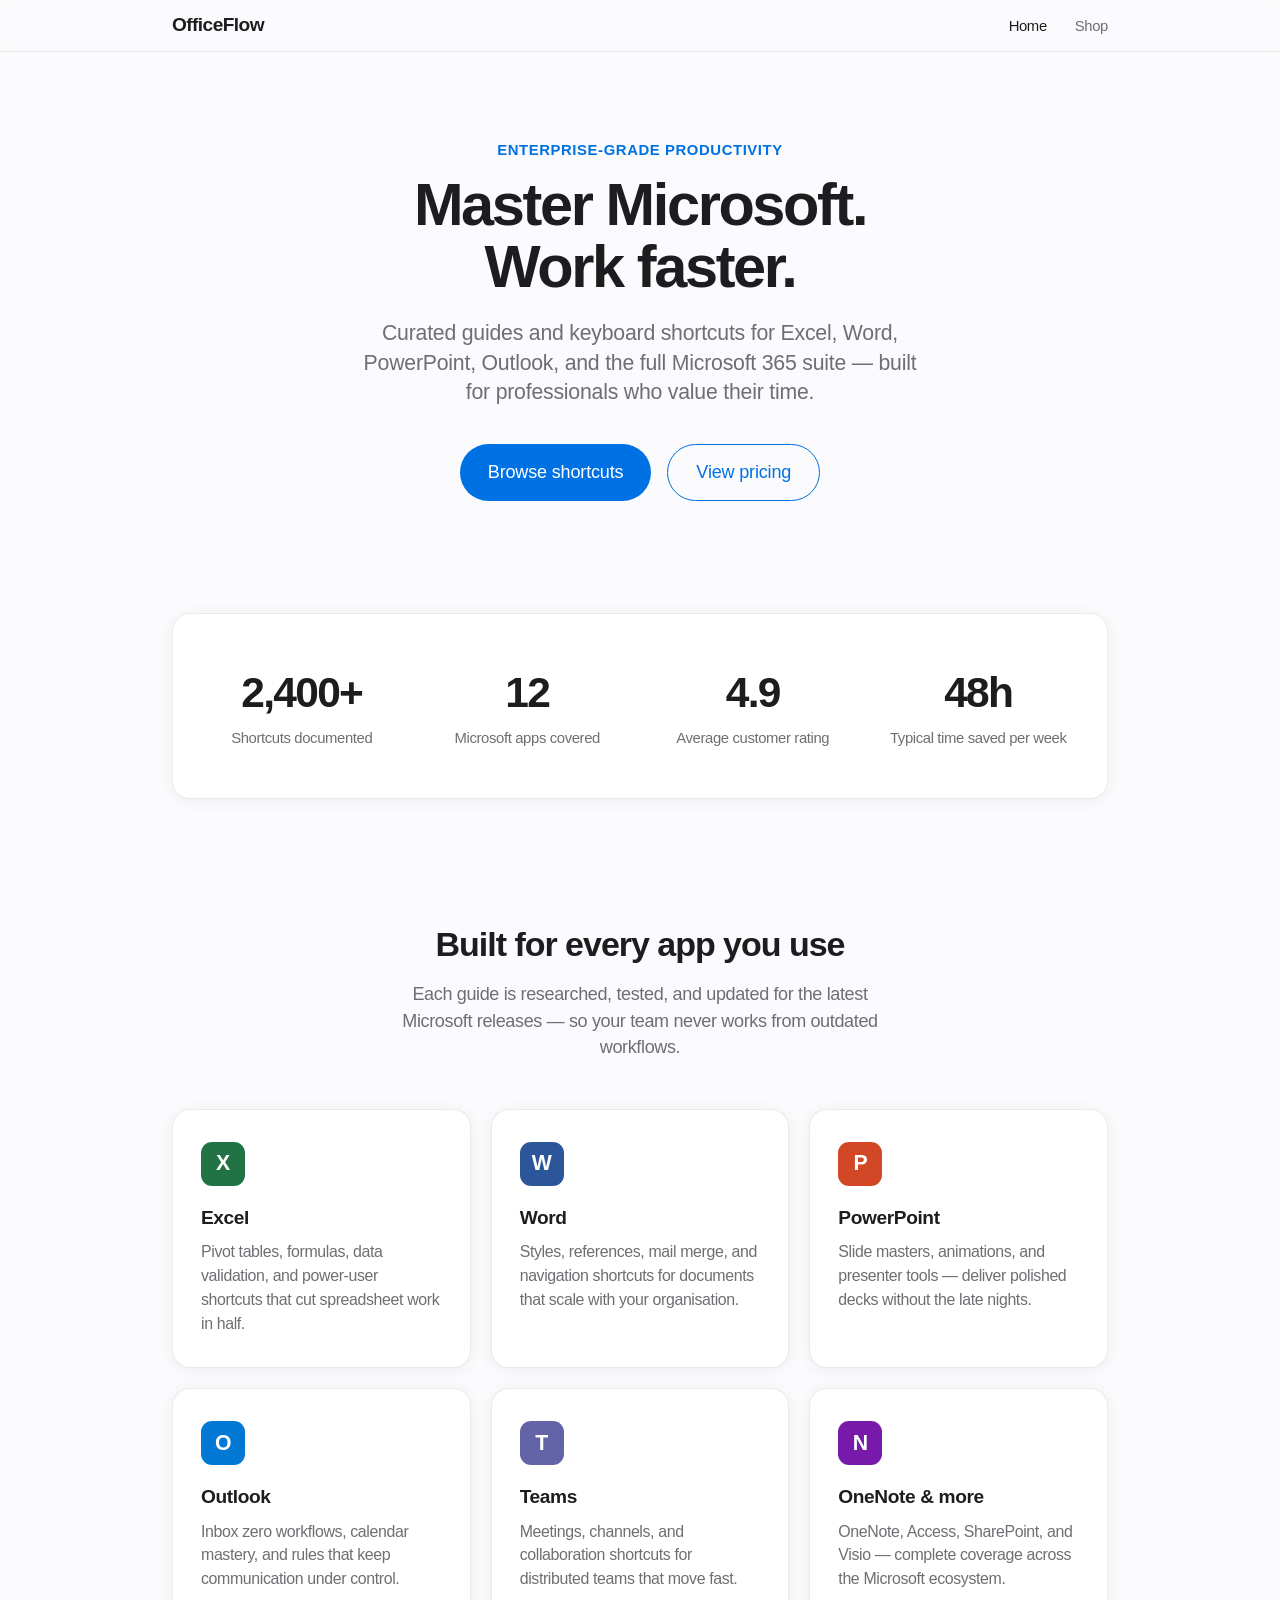
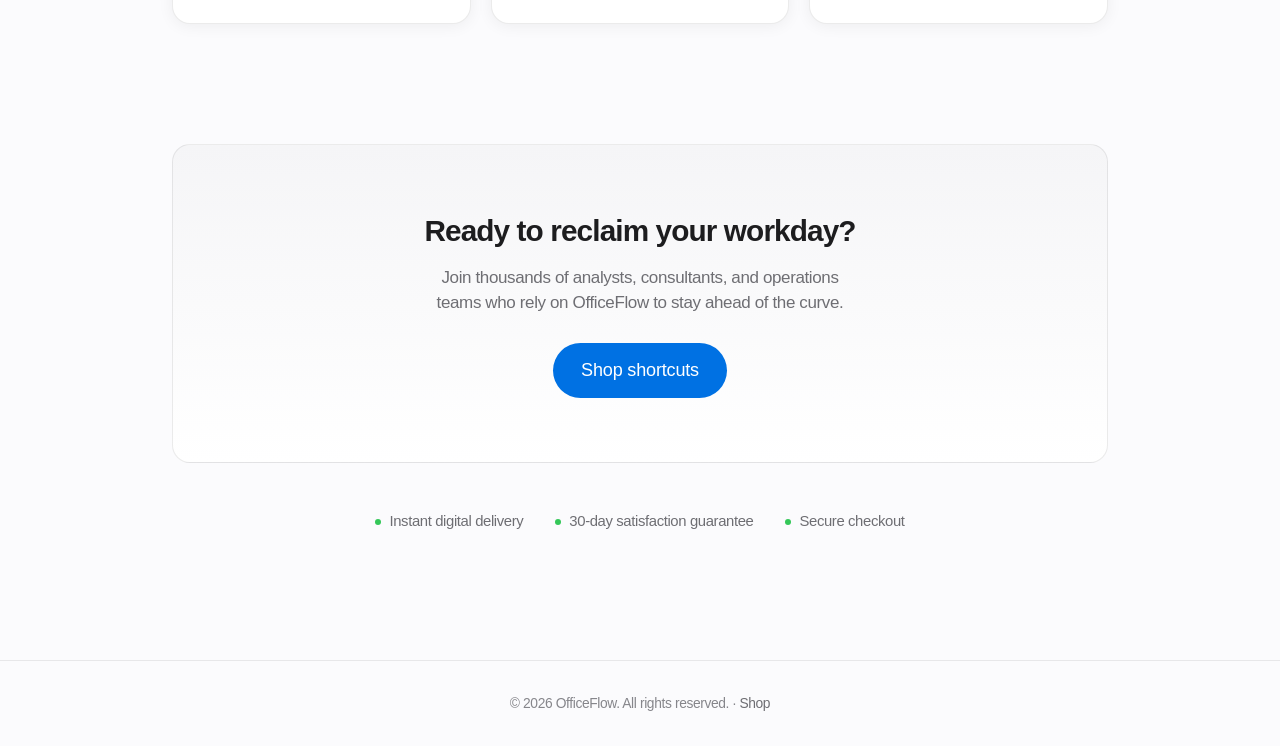
<file: src/index.html>
<!DOCTYPE html>
<html lang="en">
<head>
  <meta charset="UTF-8">
  <meta name="viewport" content="width=device-width, initial-scale=1.0">
  <title>OfficeFlow — Microsoft Productivity Guides &amp; Shortcuts</title>
  <link rel="stylesheet" href="styles.css">
</head>
<body>
  <nav class="nav">
    <div class="nav-inner">
      <a href="index.html" class="logo">OfficeFlow</a>
      <ul class="nav-links">
        <li><a href="index.html" class="active">Home</a></li>
        <li><a href="shop.html">Shop</a></li>
      </ul>
    </div>
  </nav>

  <main>
    <section class="hero">
      <p class="hero-eyebrow">Enterprise-grade productivity</p>
      <h1>Master Microsoft.<br>Work faster.</h1>
      <p class="hero-sub">
        Curated guides and keyboard shortcuts for Excel, Word, PowerPoint,
        Outlook, and the full Microsoft 365 suite — built for professionals
        who value their time.
      </p>
      <div class="hero-actions">
        <a href="shop.html" class="btn btn-primary btn-lg">Browse shortcuts</a>
        <a href="shop.html" class="btn btn-secondary btn-lg">View pricing</a>
      </div>
    </section>

    <section class="section section-tight">
      <div class="stats-band">
        <div>
          <div class="stat-value">2,400+</div>
          <div class="stat-label">Shortcuts documented</div>
        </div>
        <div>
          <div class="stat-value">12</div>
          <div class="stat-label">Microsoft apps covered</div>
        </div>
        <div>
          <div class="stat-value">4.9</div>
          <div class="stat-label">Average customer rating</div>
        </div>
        <div>
          <div class="stat-value">48h</div>
          <div class="stat-label">Typical time saved per week</div>
        </div>
      </div>
    </section>

    <section class="section">
      <h2 class="section-title">Built for every app you use</h2>
      <p class="section-lead">
        Each guide is researched, tested, and updated for the latest Microsoft
        releases — so your team never works from outdated workflows.
      </p>
      <div class="features">
        <article class="feature-card">
          <div class="feature-icon excel">X</div>
          <h3>Excel</h3>
          <p>Pivot tables, formulas, data validation, and power-user shortcuts that cut spreadsheet work in half.</p>
        </article>
        <article class="feature-card">
          <div class="feature-icon word">W</div>
          <h3>Word</h3>
          <p>Styles, references, mail merge, and navigation shortcuts for documents that scale with your organisation.</p>
        </article>
        <article class="feature-card">
          <div class="feature-icon powerpoint">P</div>
          <h3>PowerPoint</h3>
          <p>Slide masters, animations, and presenter tools — deliver polished decks without the late nights.</p>
        </article>
        <article class="feature-card">
          <div class="feature-icon outlook">O</div>
          <h3>Outlook</h3>
          <p>Inbox zero workflows, calendar mastery, and rules that keep communication under control.</p>
        </article>
        <article class="feature-card">
          <div class="feature-icon teams">T</div>
          <h3>Teams</h3>
          <p>Meetings, channels, and collaboration shortcuts for distributed teams that move fast.</p>
        </article>
        <article class="feature-card">
          <div class="feature-icon onenote">N</div>
          <h3>OneNote &amp; more</h3>
          <p>OneNote, Access, SharePoint, and Visio — complete coverage across the Microsoft ecosystem.</p>
        </article>
      </div>
    </section>

    <section class="section section-tight">
      <div class="cta-band">
        <h2>Ready to reclaim your workday?</h2>
        <p>
          Join thousands of analysts, consultants, and operations teams who
          rely on OfficeFlow to stay ahead of the curve.
        </p>
        <a href="shop.html" class="btn btn-primary btn-lg">Shop shortcuts</a>
      </div>
      <div class="trust-row">
        <span class="trust-item"><span class="trust-dot"></span> Instant digital delivery</span>
        <span class="trust-item"><span class="trust-dot"></span> 30-day satisfaction guarantee</span>
        <span class="trust-item"><span class="trust-dot"></span> Secure checkout</span>
      </div>
    </section>
  </main>

  <footer class="footer">
    <div class="footer-inner">
      <p>&copy; 2026 OfficeFlow. All rights reserved. · <a href="shop.html">Shop</a></p>
    </div>
  </footer>
</body>
</html>
</file>
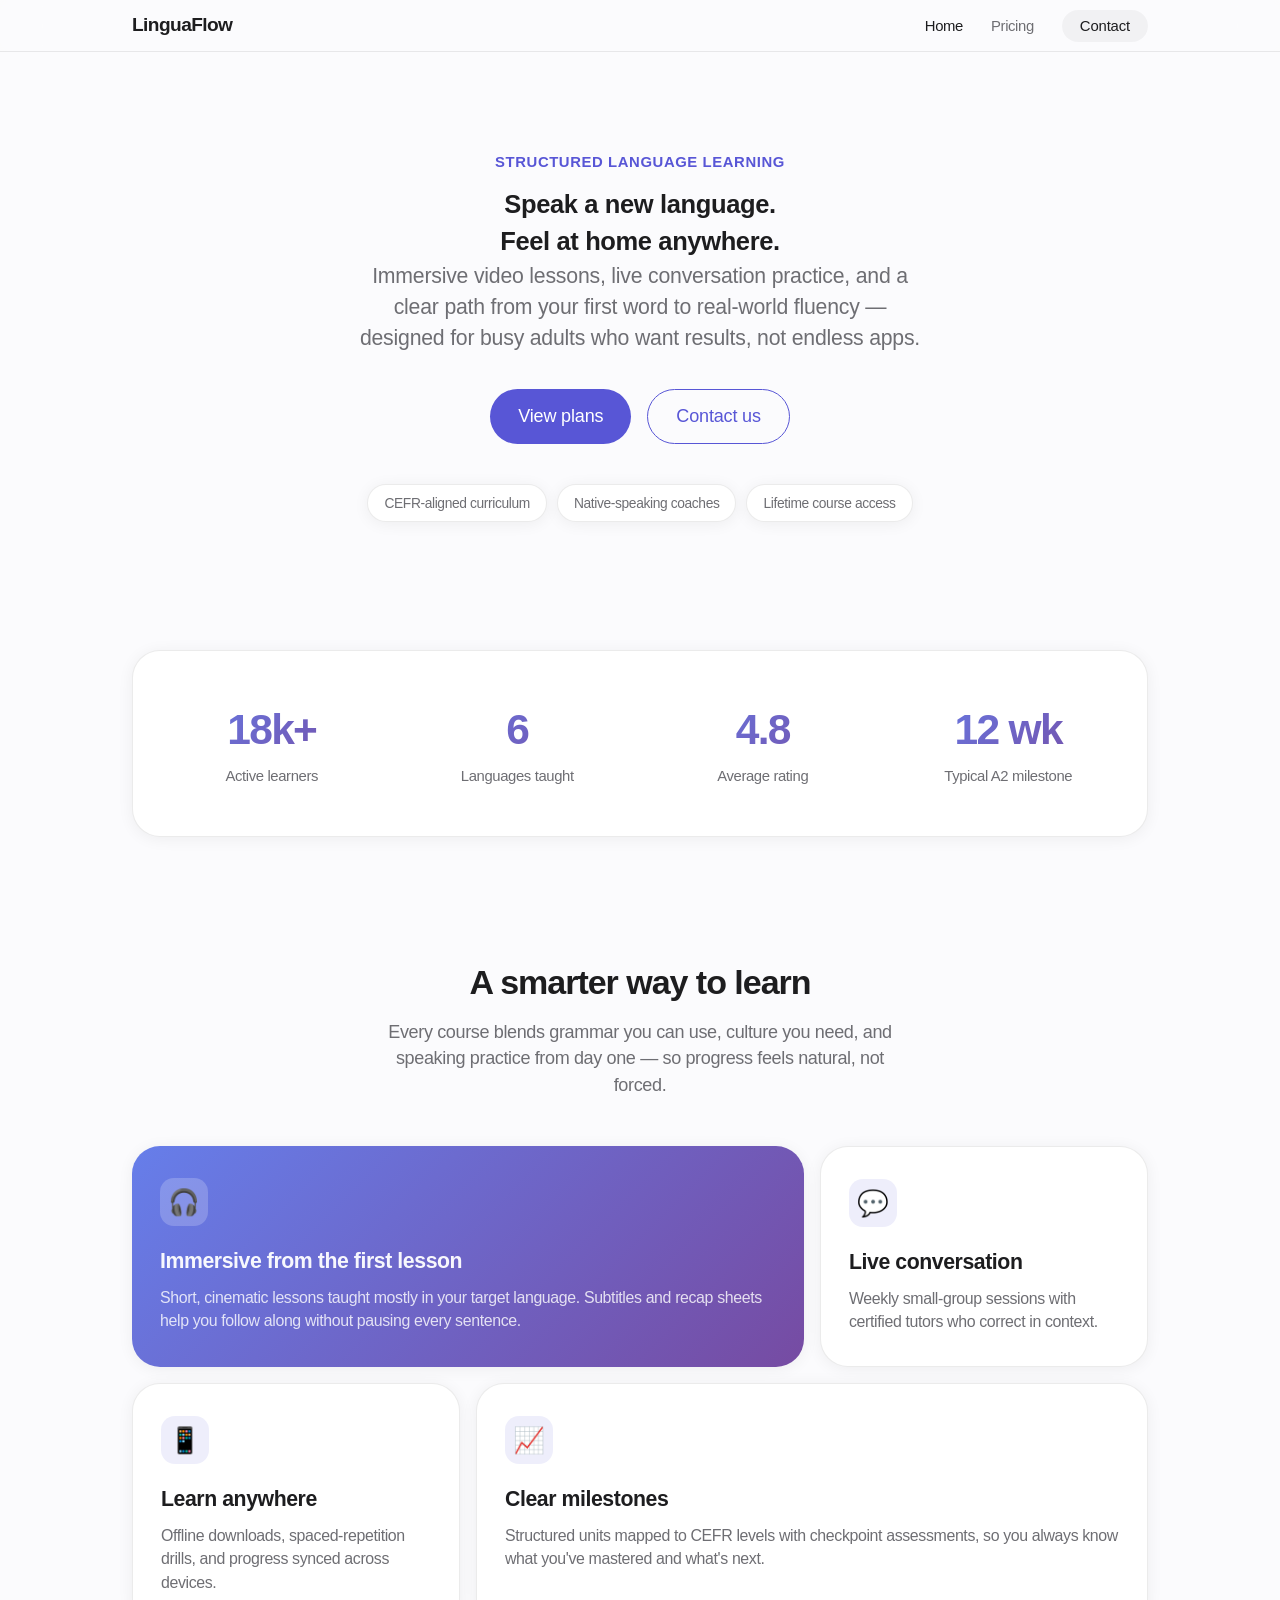
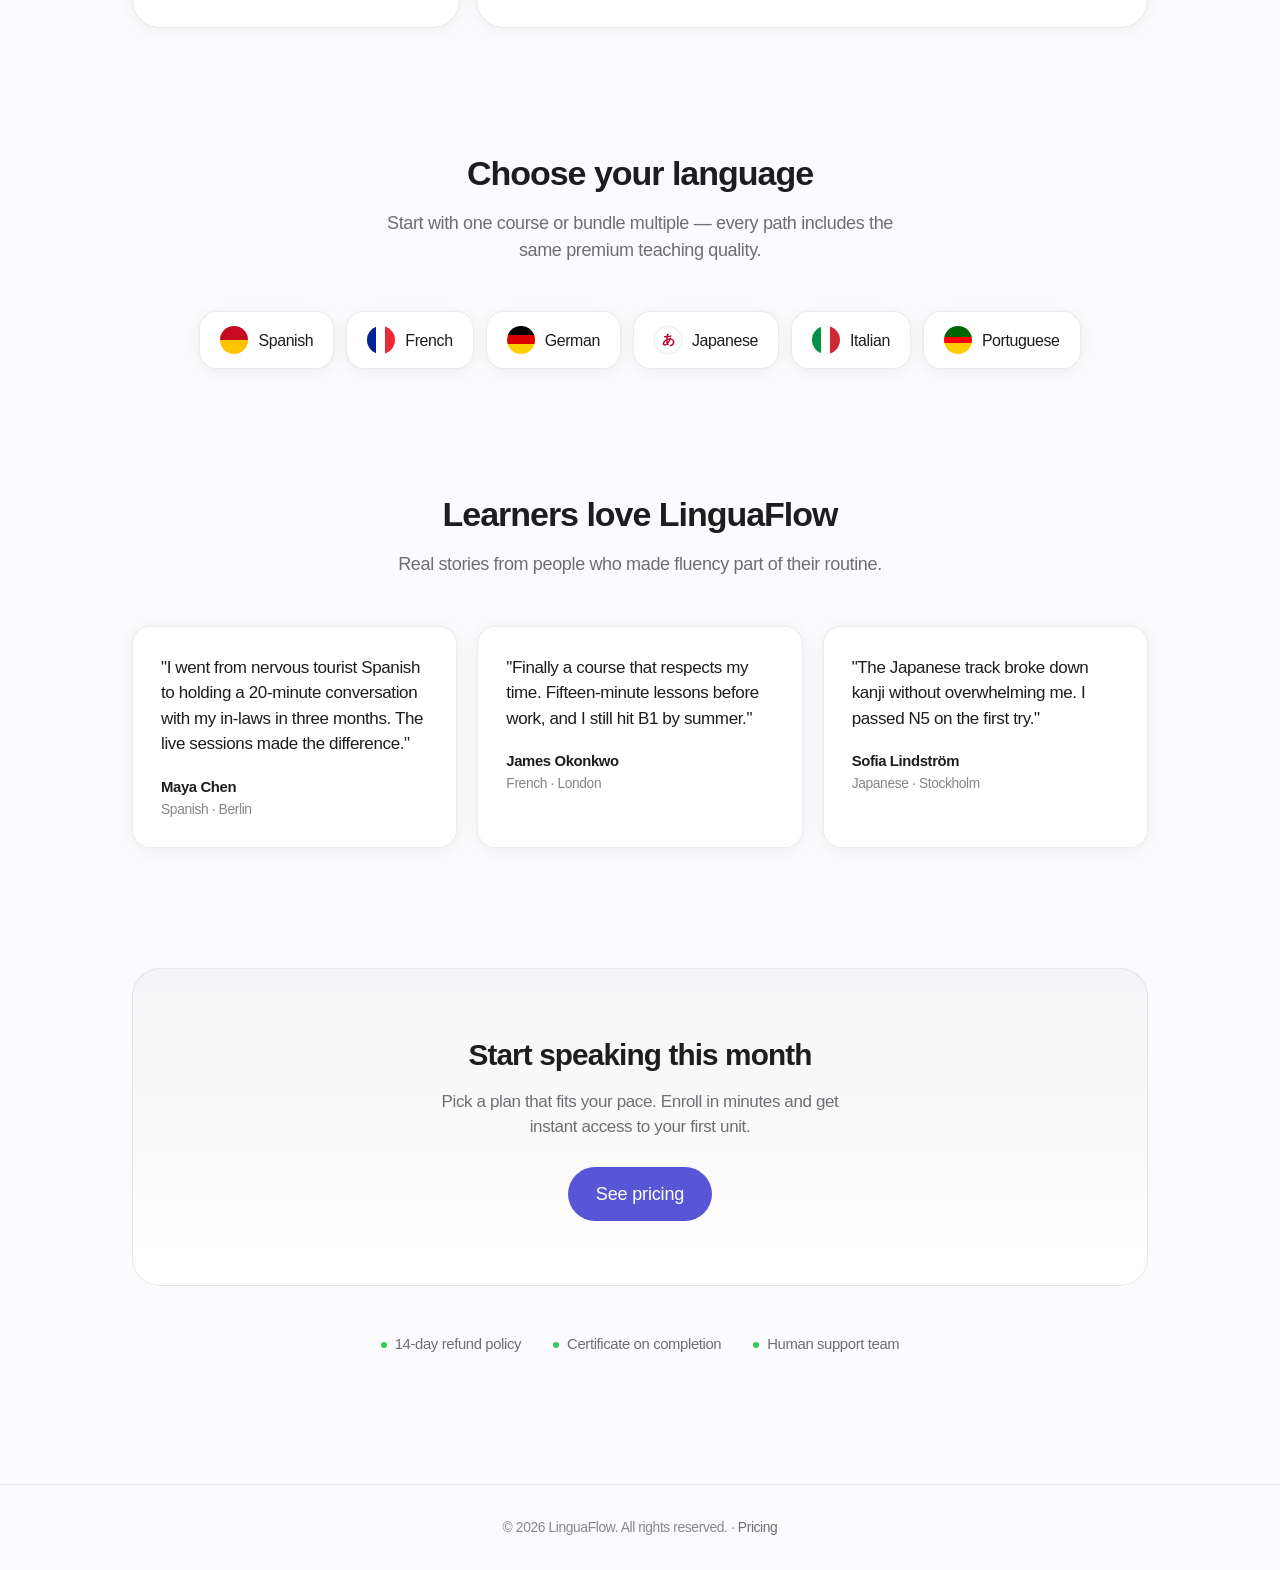
<file: sites/template2/src/index.html>
<!DOCTYPE html>
<html lang="en">
<head>
  <meta charset="UTF-8">
  <meta name="viewport" content="width=device-width, initial-scale=1.0">
  <title>LinguaFlow — Learn Languages with Confidence</title>
  <link rel="stylesheet" href="styles.css">
</head>
<body>
  <nav class="nav">
    <div class="nav-inner">
      <a href="index.html" class="logo">LinguaFlow</a>
      <ul class="nav-links">
        <li><a href="index.html" class="active">Home</a></li>
        <li><a href="pricing.html">Pricing</a></li>
        <li><button type="button" class="btn btn-ghost contact-btn">Contact</button></li>
      </ul>
    </div>
  </nav>

  <main class="landing-main">
    <section class="hero-modern">
      <div class="hero-glow" aria-hidden="true"></div>
      <div class="hero-content">
        <p class="hero-eyebrow">Structured language learning</p>
        <h1>Speak a new language.<br>Feel at home anywhere.</h1>
        <p class="hero-sub">
          Immersive video lessons, live conversation practice, and a clear path
          from your first word to real-world fluency — designed for busy adults
          who want results, not endless apps.
        </p>
        <div class="hero-actions">
          <a href="pricing.html" class="btn btn-primary btn-lg">View plans</a>
          <button type="button" class="btn btn-secondary btn-lg contact-btn">Contact us</button>
        </div>
        <div class="hero-pills">
          <span class="hero-pill">CEFR-aligned curriculum</span>
          <span class="hero-pill">Native-speaking coaches</span>
          <span class="hero-pill">Lifetime course access</span>
        </div>
      </div>
    </section>

    <div class="landing-wrap">
      <section class="section section-tight">
        <div class="stats-band">
          <div>
            <div class="stat-value">18k+</div>
            <div class="stat-label">Active learners</div>
          </div>
          <div>
            <div class="stat-value">6</div>
            <div class="stat-label">Languages taught</div>
          </div>
          <div>
            <div class="stat-value">4.8</div>
            <div class="stat-label">Average rating</div>
          </div>
          <div>
            <div class="stat-value">12 wk</div>
            <div class="stat-label">Typical A2 milestone</div>
          </div>
        </div>
      </section>

      <section class="section">
        <h2 class="section-title">A smarter way to learn</h2>
        <p class="section-lead">
          Every course blends grammar you can use, culture you need, and
          speaking practice from day one — so progress feels natural, not forced.
        </p>
        <div class="bento">
          <article class="bento-card bento-span-8 bento-accent">
            <div class="bento-icon" aria-hidden="true">🎧</div>
            <h3>Immersive from the first lesson</h3>
            <p>
              Short, cinematic lessons taught mostly in your target language.
              Subtitles and recap sheets help you follow along without pausing
              every sentence.
            </p>
          </article>
          <article class="bento-card bento-span-4">
            <div class="bento-icon" aria-hidden="true">💬</div>
            <h3>Live conversation</h3>
            <p>Weekly small-group sessions with certified tutors who correct in context.</p>
          </article>
          <article class="bento-card bento-span-4">
            <div class="bento-icon" aria-hidden="true">📱</div>
            <h3>Learn anywhere</h3>
            <p>Offline downloads, spaced-repetition drills, and progress synced across devices.</p>
          </article>
          <article class="bento-card bento-span-8">
            <div class="bento-icon" aria-hidden="true">📈</div>
            <h3>Clear milestones</h3>
            <p>
              Structured units mapped to CEFR levels with checkpoint assessments,
              so you always know what you've mastered and what's next.
            </p>
          </article>
        </div>
      </section>

      <section class="section section-tight">
        <h2 class="section-title">Choose your language</h2>
        <p class="section-lead">
          Start with one course or bundle multiple — every path includes the same
          premium teaching quality.
        </p>
        <div class="lang-grid">
          <div class="lang-chip"><span class="lang-flag es" aria-hidden="true"></span> Spanish</div>
          <div class="lang-chip"><span class="lang-flag fr" aria-hidden="true"></span> French</div>
          <div class="lang-chip"><span class="lang-flag de" aria-hidden="true"></span> German</div>
          <div class="lang-chip"><span class="lang-flag ja">あ</span> Japanese</div>
          <div class="lang-chip"><span class="lang-flag it" aria-hidden="true"></span> Italian</div>
          <div class="lang-chip"><span class="lang-flag pt" aria-hidden="true"></span> Portuguese</div>
        </div>
      </section>

      <section class="section">
        <h2 class="section-title">Learners love LinguaFlow</h2>
        <p class="section-lead">Real stories from people who made fluency part of their routine.</p>
        <div class="testimonials">
          <article class="testimonial-card">
            <p class="testimonial-quote">
              "I went from nervous tourist Spanish to holding a 20-minute conversation
              with my in-laws in three months. The live sessions made the difference."
            </p>
            <p class="testimonial-author">Maya Chen</p>
            <p class="testimonial-role">Spanish · Berlin</p>
          </article>
          <article class="testimonial-card">
            <p class="testimonial-quote">
              "Finally a course that respects my time. Fifteen-minute lessons before
              work, and I still hit B1 by summer."
            </p>
            <p class="testimonial-author">James Okonkwo</p>
            <p class="testimonial-role">French · London</p>
          </article>
          <article class="testimonial-card">
            <p class="testimonial-quote">
              "The Japanese track broke down kanji without overwhelming me. I passed
              N5 on the first try."
            </p>
            <p class="testimonial-author">Sofia Lindström</p>
            <p class="testimonial-role">Japanese · Stockholm</p>
          </article>
        </div>
      </section>

      <section class="section section-tight">
        <div class="cta-band">
          <h2>Start speaking this month</h2>
          <p>
            Pick a plan that fits your pace. Enroll in minutes and get instant
            access to your first unit.
          </p>
          <a href="pricing.html" class="btn btn-primary btn-lg">See pricing</a>
        </div>
        <div class="trust-row">
          <span class="trust-item"><span class="trust-dot"></span> 14-day refund policy</span>
          <span class="trust-item"><span class="trust-dot"></span> Certificate on completion</span>
          <span class="trust-item"><span class="trust-dot"></span> Human support team</span>
        </div>
      </section>
    </div>
  </main>

  <footer class="footer">
    <div class="footer-inner">
      <p>&copy; 2026 LinguaFlow. All rights reserved. · <a href="pricing.html">Pricing</a></p>
    </div>
  </footer>

  <script src="app.js"></script>
</body>
</html>
</file>
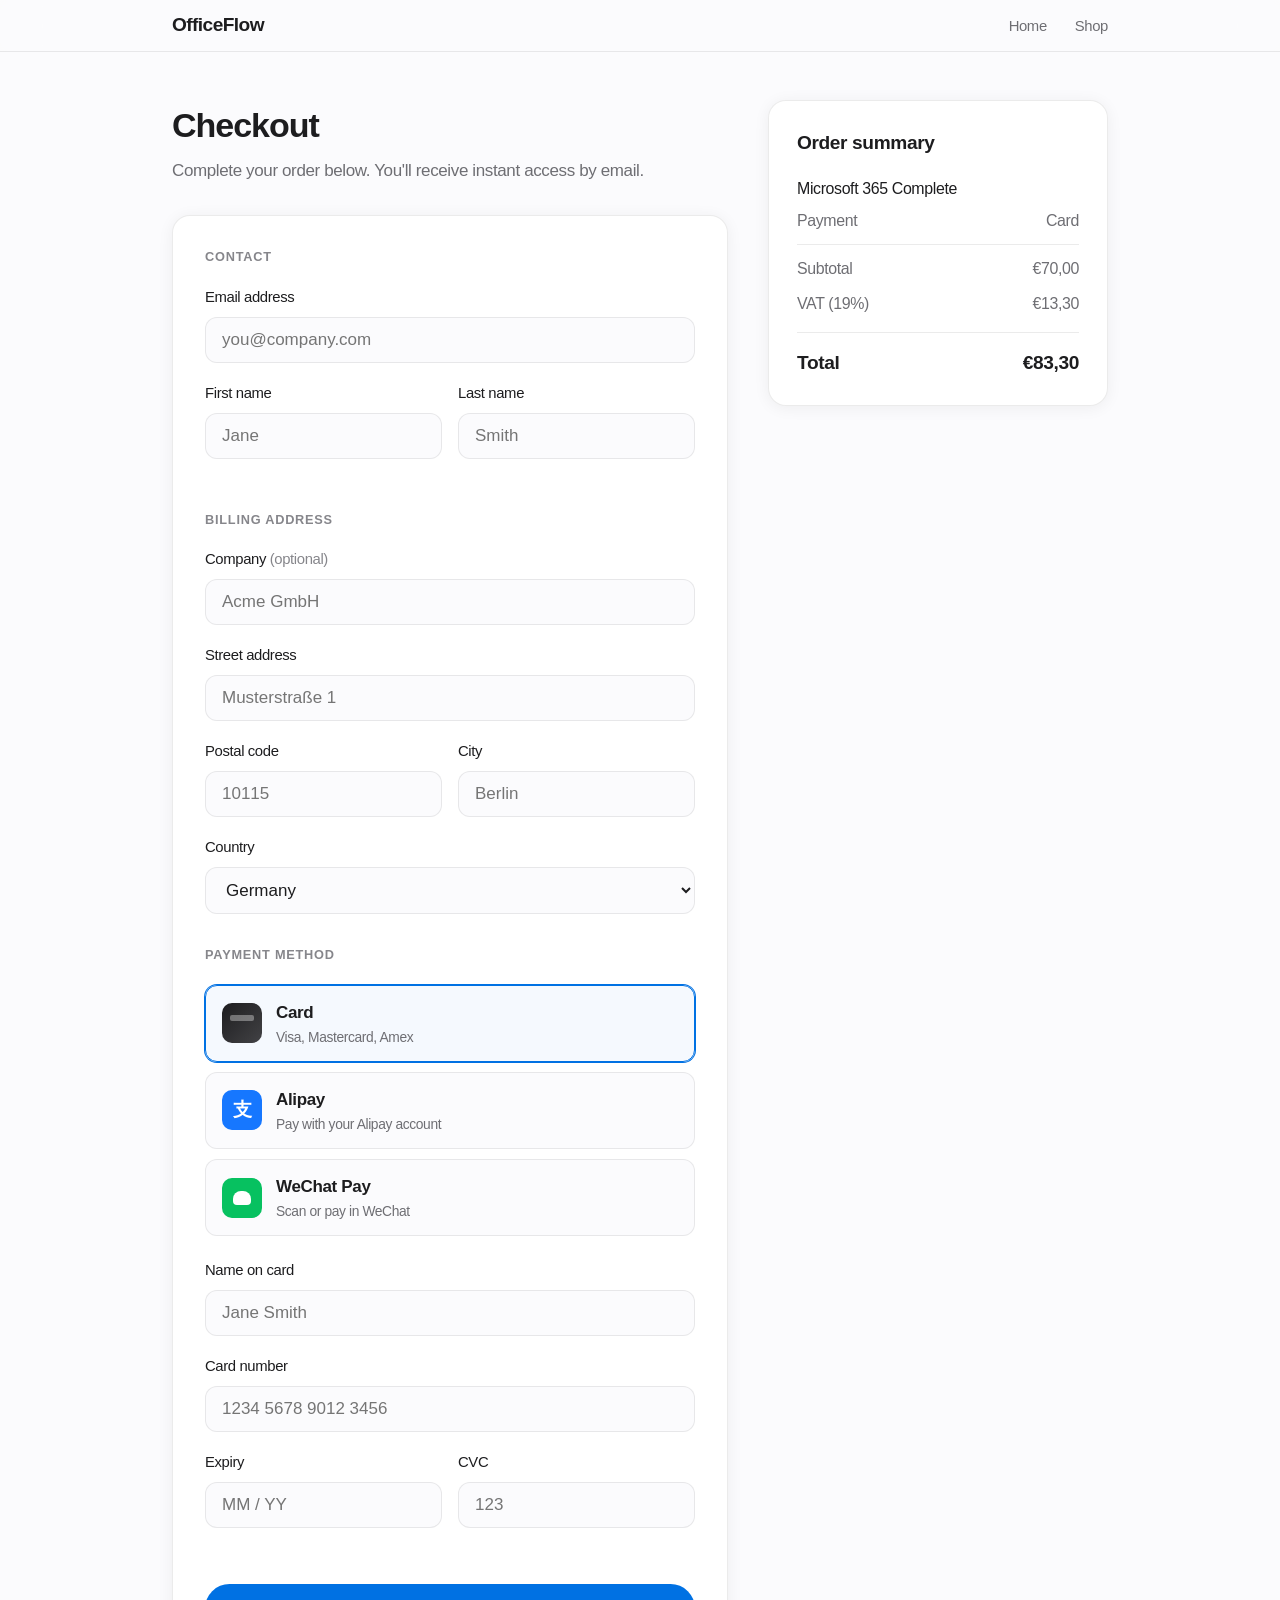
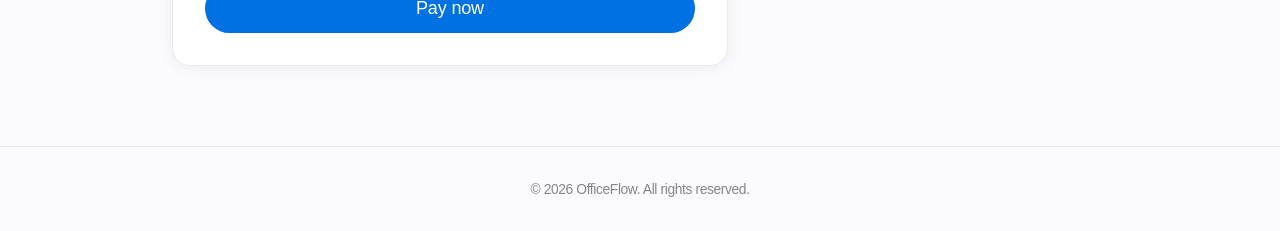
<file: src/checkout.html>
<!DOCTYPE html>
<html lang="en">
<head>
  <meta charset="UTF-8">
  <meta name="viewport" content="width=device-width, initial-scale=1.0">
  <title>Checkout — OfficeFlow</title>
  <link rel="stylesheet" href="styles.css">
</head>
<body>
  <nav class="nav">
    <div class="nav-inner">
      <a href="index.html" class="logo">OfficeFlow</a>
      <ul class="nav-links">
        <li><a href="index.html">Home</a></li>
        <li><a href="shop.html">Shop</a></li>
      </ul>
    </div>
  </nav>

  <main>
    <div class="checkout-layout">
      <div>
        <header class="checkout-header">
          <h1>Checkout</h1>
          <p>Complete your order below. You'll receive instant access by email.</p>
        </header>

        <div id="payment-error" class="error-banner" role="alert" aria-live="polite">
          <span class="error-banner-icon">!</span>
          <div class="error-banner-text">
            <strong>Payment temporarily unavailable</strong>
            <p id="payment-error-detail">
              Our payment provider is experiencing a brief outage. You have not
              been charged. Please try again in a few minutes — we're working to
              restore service as quickly as possible.
            </p>
          </div>
        </div>

        <form id="checkout-form" class="form-card" novalidate>
          <p class="form-section-title">Contact</p>
          <div class="form-group">
            <label for="email">Email address</label>
            <input type="email" id="email" name="email" placeholder="you@company.com" required autocomplete="email">
          </div>
          <div class="form-row">
            <div class="form-group">
              <label for="first-name">First name</label>
              <input type="text" id="first-name" name="firstName" placeholder="Jane" required autocomplete="given-name">
            </div>
            <div class="form-group">
              <label for="last-name">Last name</label>
              <input type="text" id="last-name" name="lastName" placeholder="Smith" required autocomplete="family-name">
            </div>
          </div>

          <p class="form-section-title" style="margin-top: 32px;">Billing address</p>
          <div class="form-group">
            <label for="company">Company <span class="label-optional">(optional)</span></label>
            <input type="text" id="company" name="company" placeholder="Acme GmbH" autocomplete="organization">
          </div>
          <div class="form-group">
            <label for="address">Street address</label>
            <input type="text" id="address" name="address" placeholder="Musterstraße 1" required autocomplete="street-address">
          </div>
          <div class="form-row">
            <div class="form-group">
              <label for="postal">Postal code</label>
              <input type="text" id="postal" name="postal" placeholder="10115" required autocomplete="postal-code">
            </div>
            <div class="form-group">
              <label for="city">City</label>
              <input type="text" id="city" name="city" placeholder="Berlin" required autocomplete="address-level2">
            </div>
          </div>
          <div class="form-group">
            <label for="country">Country</label>
            <select id="country" name="country" required autocomplete="country-name">
              <option value="">Select country</option>
              <option value="DE" selected>Germany</option>
              <option value="AT">Austria</option>
              <option value="CH">Switzerland</option>
              <option value="NL">Netherlands</option>
              <option value="FR">France</option>
              <option value="GB">United Kingdom</option>
              <option value="US">United States</option>
              <option value="OTHER">Other</option>
            </select>
          </div>

          <p class="form-section-title form-section-title--spaced">Payment method</p>
          <div class="payment-methods" role="radiogroup" aria-label="Payment method">
            <label class="payment-method">
              <input type="radio" name="paymentMethod" value="card" checked>
              <span class="payment-method-box">
                <span class="payment-method-icon payment-method-icon--card" aria-hidden="true"></span>
                <span class="payment-method-text">
                  <span class="payment-method-name">Card</span>
                  <span class="payment-method-hint">Visa, Mastercard, Amex</span>
                </span>
              </span>
            </label>
            <label class="payment-method">
              <input type="radio" name="paymentMethod" value="alipay">
              <span class="payment-method-box">
                <span class="payment-method-icon payment-method-icon--alipay" aria-hidden="true">支</span>
                <span class="payment-method-text">
                  <span class="payment-method-name">Alipay</span>
                  <span class="payment-method-hint">Pay with your Alipay account</span>
                </span>
              </span>
            </label>
            <label class="payment-method">
              <input type="radio" name="paymentMethod" value="wechat">
              <span class="payment-method-box">
                <span class="payment-method-icon payment-method-icon--wechat" aria-hidden="true"></span>
                <span class="payment-method-text">
                  <span class="payment-method-name">WeChat Pay</span>
                  <span class="payment-method-hint">Scan or pay in WeChat</span>
                </span>
              </span>
            </label>
          </div>

          <div id="payment-panel-card" class="payment-panel">
            <div class="form-group">
              <label for="card-name">Name on card</label>
              <input type="text" id="card-name" name="cardName" placeholder="Jane Smith" autocomplete="cc-name">
            </div>
            <div class="form-group">
              <label for="card-number">Card number</label>
              <input type="text" id="card-number" name="cardNumber" placeholder="1234 5678 9012 3456" inputmode="numeric" autocomplete="cc-number">
            </div>
            <div class="form-row">
              <div class="form-group">
                <label for="expiry">Expiry</label>
                <input type="text" id="expiry" name="expiry" placeholder="MM / YY" autocomplete="cc-exp">
              </div>
              <div class="form-group">
                <label for="cvc">CVC</label>
                <input type="text" id="cvc" name="cvc" placeholder="123" inputmode="numeric" autocomplete="cc-csc">
              </div>
            </div>
          </div>

          <div id="payment-panel-alipay" class="payment-panel payment-panel--hidden" hidden>
            <div class="wallet-notice">
              <p class="wallet-notice-title">Pay with Alipay</p>
              <p class="wallet-notice-desc">
                After you confirm, you'll open Alipay to complete payment securely.
                Make sure the Alipay app is installed on your device.
              </p>
              <div class="wallet-qr-placeholder" aria-hidden="true">
                <span class="wallet-qr-pattern"></span>
                <span class="wallet-qr-label">QR code loads at checkout</span>
              </div>
            </div>
          </div>

          <div id="payment-panel-wechat" class="payment-panel payment-panel--hidden" hidden>
            <div class="wallet-notice">
              <p class="wallet-notice-title">Pay with WeChat Pay</p>
              <p class="wallet-notice-desc">
                After you confirm, scan the QR code in WeChat or approve the payment
                in the WeChat app on your phone.
              </p>
              <div class="wallet-qr-placeholder wallet-qr-placeholder--wechat" aria-hidden="true">
                <span class="wallet-qr-pattern"></span>
                <span class="wallet-qr-label">QR code loads at checkout</span>
              </div>
            </div>
          </div>

          <button type="submit" class="btn btn-primary btn-lg btn-block pay-submit" id="pay-btn">
            Pay now
          </button>
        </form>
      </div>

      <aside class="order-summary">
        <h2>Order summary</h2>
        <p class="summary-product" id="summary-product">Microsoft 365 Complete</p>
        <div class="summary-line summary-line--method">
          <span>Payment</span>
          <span id="summary-method">Card</span>
        </div>
        <div class="summary-line">
          <span>Subtotal</span>
          <span id="summary-subtotal">€70.00</span>
        </div>
        <div class="summary-line">
          <span>VAT (19%)</span>
          <span id="summary-vat">€13.30</span>
        </div>
        <div class="summary-line total">
          <span>Total</span>
          <span id="summary-total">€83.30</span>
        </div>
      </aside>
    </div>
  </main>

  <footer class="footer">
    <div class="footer-inner">
      <p>&copy; 2026 OfficeFlow. All rights reserved.</p>
    </div>
  </footer>

  <script src="app.js"></script>
</body>
</html>
</file>
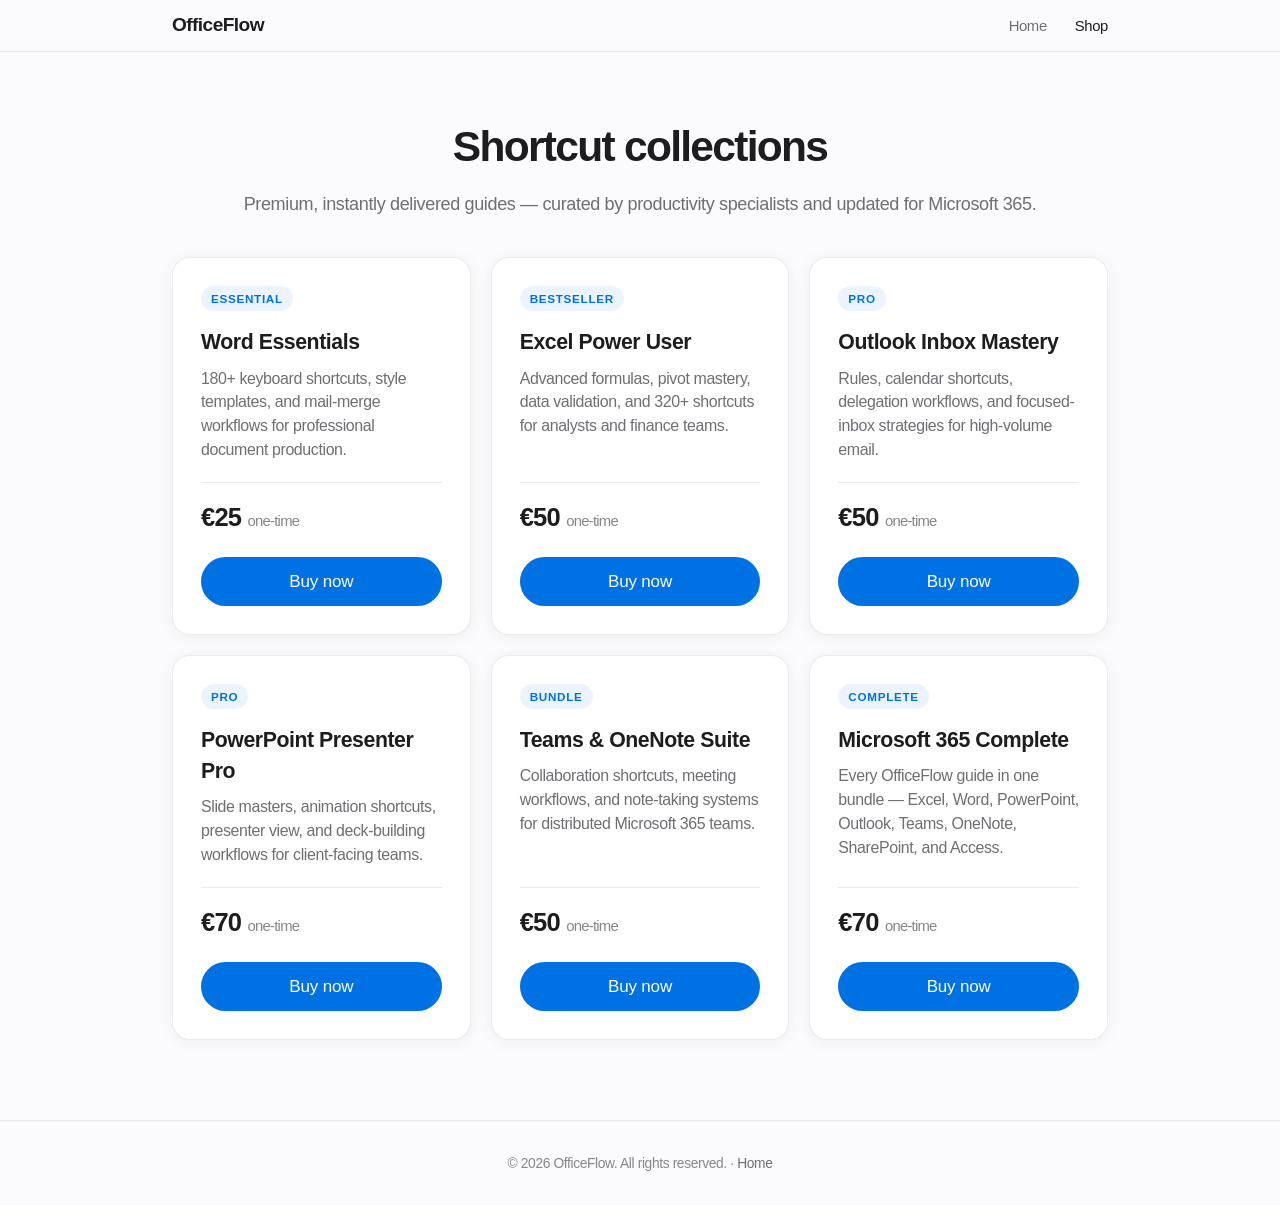
<file: src/shop.html>
<!DOCTYPE html>
<html lang="en">
<head>
  <meta charset="UTF-8">
  <meta name="viewport" content="width=device-width, initial-scale=1.0">
  <title>Shop — OfficeFlow</title>
  <link rel="stylesheet" href="styles.css">
</head>
<body>
  <nav class="nav">
    <div class="nav-inner">
      <a href="index.html" class="logo">OfficeFlow</a>
      <ul class="nav-links">
        <li><a href="index.html">Home</a></li>
        <li><a href="shop.html" class="active">Shop</a></li>
      </ul>
    </div>
  </nav>

  <main>
    <header class="shop-header">
      <h1>Shortcut collections</h1>
      <p>
        Premium, instantly delivered guides — curated by productivity specialists
        and updated for Microsoft 365.
      </p>
    </header>

    <section class="products">
      <article class="product-card">
        <span class="product-badge">Essential</span>
        <h3>Word Essentials</h3>
        <p class="product-desc">
          180+ keyboard shortcuts, style templates, and mail-merge workflows
          for professional document production.
        </p>
        <div class="product-meta">
          <span class="product-price">€25 <span>one-time</span></span>
        </div>
        <a href="checkout.html?product=word-essentials&amp;price=25" class="btn btn-primary">Buy now</a>
      </article>

      <article class="product-card">
        <span class="product-badge">Bestseller</span>
        <h3>Excel Power User</h3>
        <p class="product-desc">
          Advanced formulas, pivot mastery, data validation, and 320+ shortcuts
          for analysts and finance teams.
        </p>
        <div class="product-meta">
          <span class="product-price">€50 <span>one-time</span></span>
        </div>
        <a href="checkout.html?product=excel-power-user&amp;price=50" class="btn btn-primary">Buy now</a>
      </article>

      <article class="product-card">
        <span class="product-badge">Pro</span>
        <h3>Outlook Inbox Mastery</h3>
        <p class="product-desc">
          Rules, calendar shortcuts, delegation workflows, and focused-inbox
          strategies for high-volume email.
        </p>
        <div class="product-meta">
          <span class="product-price">€50 <span>one-time</span></span>
        </div>
        <a href="checkout.html?product=outlook-inbox&amp;price=50" class="btn btn-primary">Buy now</a>
      </article>

      <article class="product-card">
        <span class="product-badge">Pro</span>
        <h3>PowerPoint Presenter Pro</h3>
        <p class="product-desc">
          Slide masters, animation shortcuts, presenter view, and deck-building
          workflows for client-facing teams.
        </p>
        <div class="product-meta">
          <span class="product-price">€70 <span>one-time</span></span>
        </div>
        <a href="checkout.html?product=powerpoint-pro&amp;price=70" class="btn btn-primary">Buy now</a>
      </article>

      <article class="product-card">
        <span class="product-badge">Bundle</span>
        <h3>Teams &amp; OneNote Suite</h3>
        <p class="product-desc">
          Collaboration shortcuts, meeting workflows, and note-taking systems
          for distributed Microsoft 365 teams.
        </p>
        <div class="product-meta">
          <span class="product-price">€50 <span>one-time</span></span>
        </div>
        <a href="checkout.html?product=teams-onenote&amp;price=50" class="btn btn-primary">Buy now</a>
      </article>

      <article class="product-card">
        <span class="product-badge">Complete</span>
        <h3>Microsoft 365 Complete</h3>
        <p class="product-desc">
          Every OfficeFlow guide in one bundle — Excel, Word, PowerPoint, Outlook,
          Teams, OneNote, SharePoint, and Access.
        </p>
        <div class="product-meta">
          <span class="product-price">€70 <span>one-time</span></span>
        </div>
        <a href="checkout.html?product=m365-complete&amp;price=70" class="btn btn-primary">Buy now</a>
      </article>
    </section>
  </main>

  <footer class="footer">
    <div class="footer-inner">
      <p>&copy; 2026 OfficeFlow. All rights reserved. · <a href="index.html">Home</a></p>
    </div>
  </footer>
</body>
</html>
</file>
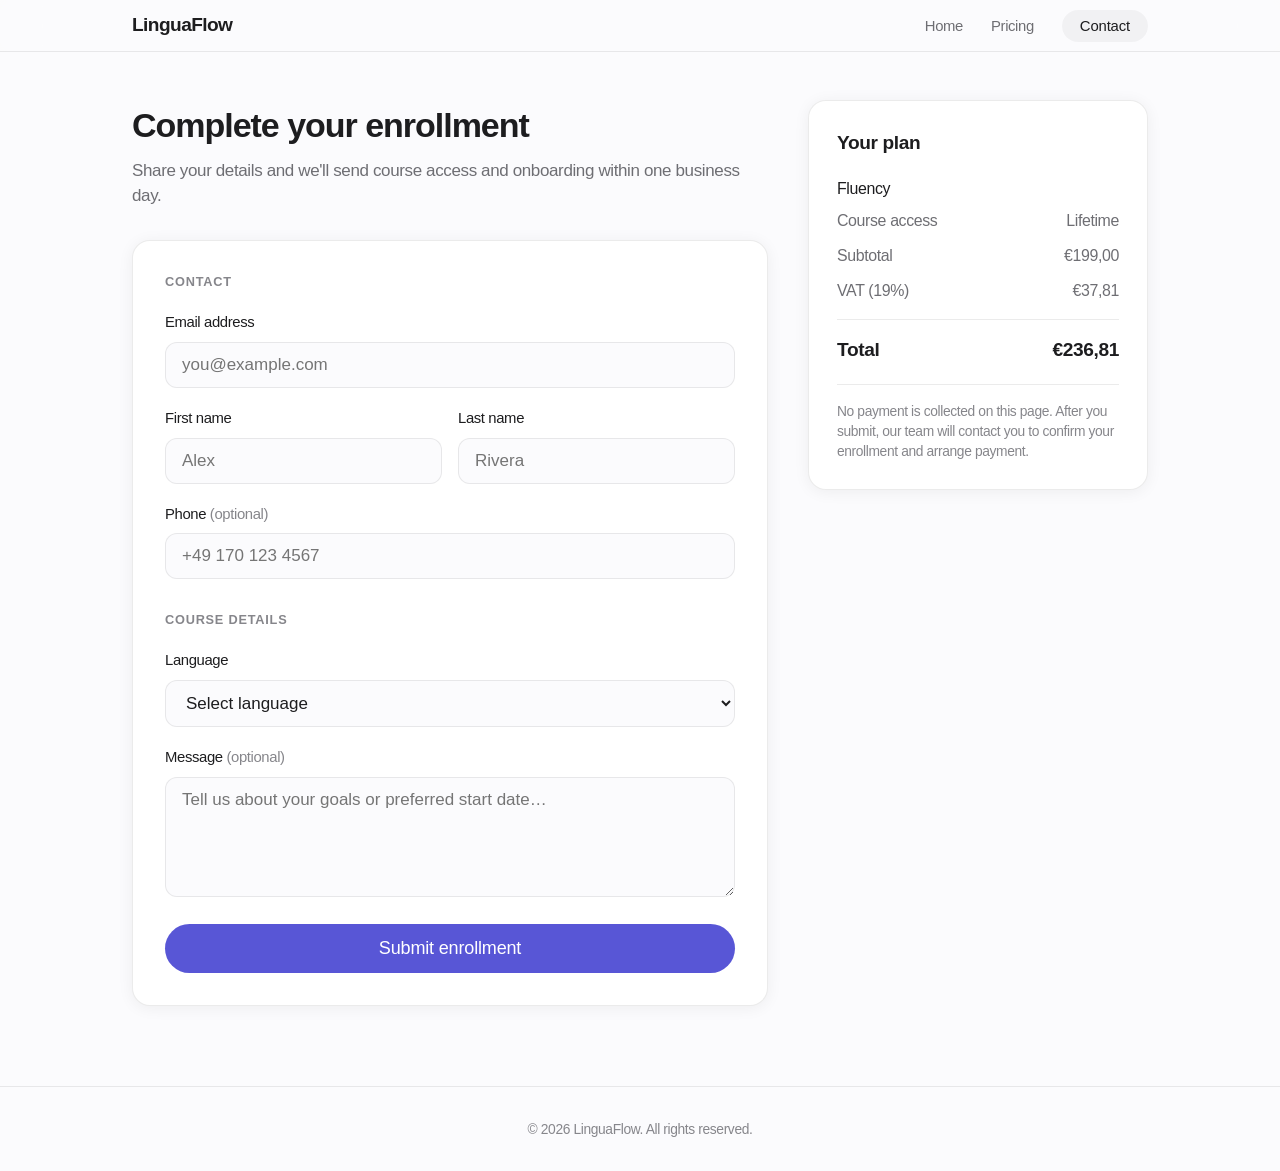
<file: sites/template2/src/checkout.html>
<!DOCTYPE html>
<html lang="en">
<head>
  <meta charset="UTF-8">
  <meta name="viewport" content="width=device-width, initial-scale=1.0">
  <title>Enroll — LinguaFlow</title>
  <link rel="stylesheet" href="styles.css">
</head>
<body>
  <nav class="nav">
    <div class="nav-inner">
      <a href="index.html" class="logo">LinguaFlow</a>
      <ul class="nav-links">
        <li><a href="index.html">Home</a></li>
        <li><a href="pricing.html">Pricing</a></li>
        <li><button type="button" class="btn btn-ghost contact-btn">Contact</button></li>
      </ul>
    </div>
  </nav>

  <main>
    <div class="checkout-layout">
      <div>
        <header class="checkout-header">
          <h1>Complete your enrollment</h1>
          <p>Share your details and we'll send course access and onboarding within one business day.</p>
        </header>

        <form id="checkout-form" class="form-card" novalidate>
          <p class="form-section-title">Contact</p>
          <div class="form-group">
            <label for="email">Email address</label>
            <input type="email" id="email" name="email" placeholder="you@example.com" required autocomplete="email">
          </div>
          <div class="form-row">
            <div class="form-group">
              <label for="first-name">First name</label>
              <input type="text" id="first-name" name="firstName" placeholder="Alex" required autocomplete="given-name">
            </div>
            <div class="form-group">
              <label for="last-name">Last name</label>
              <input type="text" id="last-name" name="lastName" placeholder="Rivera" required autocomplete="family-name">
            </div>
          </div>
          <div class="form-group">
            <label for="phone">Phone <span class="label-optional">(optional)</span></label>
            <input type="tel" id="phone" name="phone" placeholder="+49 170 123 4567" autocomplete="tel">
          </div>

          <p class="form-section-title form-section-title--spaced">Course details</p>
          <div class="form-group">
            <label for="language">Language</label>
            <select id="language" name="language" required>
              <option value="">Select language</option>
              <option value="es">Spanish</option>
              <option value="fr">French</option>
              <option value="de">German</option>
              <option value="ja">Japanese</option>
              <option value="it">Italian</option>
              <option value="pt">Portuguese</option>
            </select>
          </div>
          <div class="form-group">
            <label for="message">Message <span class="label-optional">(optional)</span></label>
            <textarea id="message" name="message" placeholder="Tell us about your goals or preferred start date…"></textarea>
          </div>

          <button type="submit" class="btn btn-primary btn-lg btn-block" id="enroll-btn">
            Submit enrollment
          </button>
        </form>
      </div>

      <aside class="order-summary">
        <h2>Your plan</h2>
        <p class="summary-product" id="summary-plan">Fluency</p>
        <div class="summary-line">
          <span>Course access</span>
          <span>Lifetime</span>
        </div>
        <div class="summary-line">
          <span>Subtotal</span>
          <span id="summary-subtotal">€199.00</span>
        </div>
        <div class="summary-line">
          <span>VAT (19%)</span>
          <span id="summary-vat">€37.81</span>
        </div>
        <div class="summary-line total">
          <span>Total</span>
          <span id="summary-total">€236.81</span>
        </div>
        <p class="summary-note">
          No payment is collected on this page. After you submit, our team will
          contact you to confirm your enrollment and arrange payment.
        </p>
      </aside>
    </div>
  </main>

  <footer class="footer">
    <div class="footer-inner">
      <p>&copy; 2026 LinguaFlow. All rights reserved.</p>
    </div>
  </footer>

  <script src="app.js"></script>
</body>
</html>
</file>
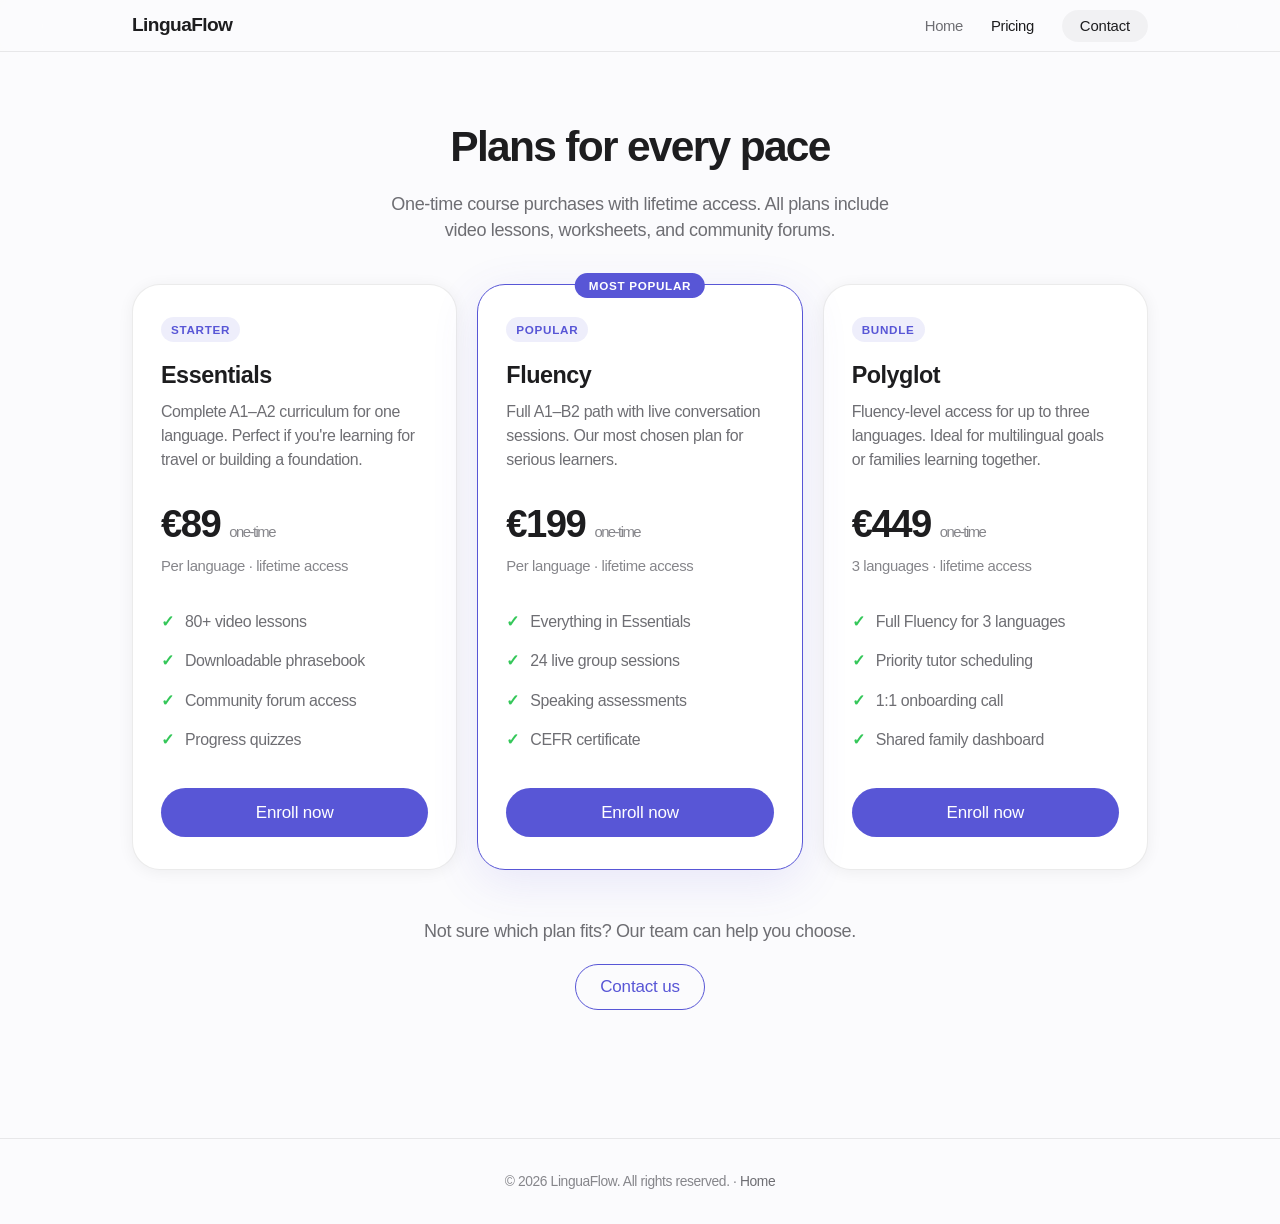
<file: sites/template2/src/pricing.html>
<!DOCTYPE html>
<html lang="en">
<head>
  <meta charset="UTF-8">
  <meta name="viewport" content="width=device-width, initial-scale=1.0">
  <title>Pricing — LinguaFlow</title>
  <link rel="stylesheet" href="styles.css">
</head>
<body>
  <nav class="nav">
    <div class="nav-inner">
      <a href="index.html" class="logo">LinguaFlow</a>
      <ul class="nav-links">
        <li><a href="index.html">Home</a></li>
        <li><a href="pricing.html" class="active">Pricing</a></li>
        <li><button type="button" class="btn btn-ghost contact-btn">Contact</button></li>
      </ul>
    </div>
  </nav>

  <main>
    <header class="pricing-header">
      <h1>Plans for every pace</h1>
      <p>
        One-time course purchases with lifetime access. All plans include video
        lessons, worksheets, and community forums.
      </p>
    </header>

    <section class="pricing-grid">
      <article class="pricing-card">
        <span class="pricing-badge">Starter</span>
        <h3>Essentials</h3>
        <p class="pricing-desc">
          Complete A1–A2 curriculum for one language. Perfect if you're
          learning for travel or building a foundation.
        </p>
        <div class="pricing-price">€89 <span>one-time</span></div>
        <p class="pricing-period">Per language · lifetime access</p>
        <ul class="pricing-features">
          <li>80+ video lessons</li>
          <li>Downloadable phrasebook</li>
          <li>Community forum access</li>
          <li>Progress quizzes</li>
        </ul>
        <a href="checkout.html?plan=essentials&amp;price=89" class="btn btn-primary">Enroll now</a>
      </article>

      <article class="pricing-card featured">
        <span class="pricing-badge">Popular</span>
        <h3>Fluency</h3>
        <p class="pricing-desc">
          Full A1–B2 path with live conversation sessions. Our most chosen plan
          for serious learners.
        </p>
        <div class="pricing-price">€199 <span>one-time</span></div>
        <p class="pricing-period">Per language · lifetime access</p>
        <ul class="pricing-features">
          <li>Everything in Essentials</li>
          <li>24 live group sessions</li>
          <li>Speaking assessments</li>
          <li>CEFR certificate</li>
        </ul>
        <a href="checkout.html?plan=fluency&amp;price=199" class="btn btn-primary">Enroll now</a>
      </article>

      <article class="pricing-card">
        <span class="pricing-badge">Bundle</span>
        <h3>Polyglot</h3>
        <p class="pricing-desc">
          Fluency-level access for up to three languages. Ideal for multilingual
          goals or families learning together.
        </p>
        <div class="pricing-price">€449 <span>one-time</span></div>
        <p class="pricing-period">3 languages · lifetime access</p>
        <ul class="pricing-features">
          <li>Full Fluency for 3 languages</li>
          <li>Priority tutor scheduling</li>
          <li>1:1 onboarding call</li>
          <li>Shared family dashboard</li>
        </ul>
        <a href="checkout.html?plan=polyglot&amp;price=449" class="btn btn-primary">Enroll now</a>
      </article>
    </section>

    <section class="section section-tight" style="text-align: center;">
      <p class="section-lead" style="margin-bottom: 20px;">
        Not sure which plan fits? Our team can help you choose.
      </p>
      <button type="button" class="btn btn-secondary contact-btn">Contact us</button>
    </section>
  </main>

  <footer class="footer">
    <div class="footer-inner">
      <p>&copy; 2026 LinguaFlow. All rights reserved. · <a href="index.html">Home</a></p>
    </div>
  </footer>

  <script src="app.js"></script>
</body>
</html>
</file>
<file: src/styles.css>
/* OfficeFlow — Apple-inspired static site */

:root {
  --bg: #fbfbfd;
  --surface: #ffffff;
  --text: #1d1d1f;
  --text-secondary: #6e6e73;
  --text-tertiary: #86868b;
  --border: rgba(0, 0, 0, 0.08);
  --accent: #0071e3;
  --accent-hover: #0077ed;
  --success: #34c759;
  --error: #ff3b30;
  --radius: 18px;
  --radius-sm: 12px;
  --shadow: 0 2px 16px rgba(0, 0, 0, 0.06);
  --shadow-lg: 0 8px 40px rgba(0, 0, 0, 0.08);
  --max-width: 980px;
  --nav-height: 52px;
  --font: -apple-system, BlinkMacSystemFont, "SF Pro Text", "SF Pro Display",
    "Helvetica Neue", Helvetica, Arial, sans-serif;
}

*,
*::before,
*::after {
  box-sizing: border-box;
  margin: 0;
  padding: 0;
}

html {
  font-size: 17px;
  -webkit-font-smoothing: antialiased;
  -moz-osx-font-smoothing: grayscale;
}

body {
  font-family: var(--font);
  background: var(--bg);
  color: var(--text);
  line-height: 1.47059;
  letter-spacing: -0.022em;
  min-height: 100vh;
}

a {
  color: var(--accent);
  text-decoration: none;
}

a:hover {
  text-decoration: underline;
}

/* Navigation */

.nav {
  position: sticky;
  top: 0;
  z-index: 100;
  height: var(--nav-height);
  background: rgba(251, 251, 253, 0.72);
  backdrop-filter: saturate(180%) blur(20px);
  -webkit-backdrop-filter: saturate(180%) blur(20px);
  border-bottom: 1px solid var(--border);
}

.nav-inner {
  max-width: var(--max-width);
  margin: 0 auto;
  padding: 0 22px;
  height: 100%;
  display: flex;
  align-items: center;
  justify-content: space-between;
}

.logo {
  font-size: 1.125rem;
  font-weight: 600;
  letter-spacing: -0.03em;
  color: var(--text);
  text-decoration: none;
}

.logo:hover {
  text-decoration: none;
}

.nav-links {
  display: flex;
  gap: 28px;
  list-style: none;
}

.nav-links a {
  font-size: 0.875rem;
  color: var(--text-secondary);
  text-decoration: none;
  transition: color 0.2s;
}

.nav-links a:hover {
  color: var(--text);
  text-decoration: none;
}

.nav-links a.active {
  color: var(--text);
  font-weight: 500;
}

/* Layout */

main {
  max-width: var(--max-width);
  margin: 0 auto;
  padding: 0 22px 80px;
}

.section {
  padding: 72px 0;
}

.section-tight {
  padding: 48px 0;
}

/* Typography */

.hero {
  text-align: center;
  padding: 88px 0 64px;
}

.hero-eyebrow {
  font-size: 0.875rem;
  font-weight: 600;
  letter-spacing: 0.04em;
  text-transform: uppercase;
  color: var(--accent);
  margin-bottom: 12px;
}

.hero h1 {
  font-size: clamp(2.5rem, 6vw, 3.5rem);
  font-weight: 700;
  letter-spacing: -0.04em;
  line-height: 1.05;
  margin-bottom: 20px;
}

.hero-sub {
  font-size: 1.25rem;
  color: var(--text-secondary);
  max-width: 580px;
  margin: 0 auto 36px;
  line-height: 1.4;
  letter-spacing: -0.01em;
}

h2.section-title {
  font-size: 2rem;
  font-weight: 700;
  letter-spacing: -0.03em;
  text-align: center;
  margin-bottom: 12px;
}

.section-lead {
  text-align: center;
  color: var(--text-secondary);
  max-width: 520px;
  margin: 0 auto 48px;
  font-size: 1.0625rem;
}

/* Buttons */

.btn {
  display: inline-flex;
  align-items: center;
  justify-content: center;
  gap: 8px;
  padding: 12px 24px;
  font-size: 1rem;
  font-weight: 500;
  font-family: inherit;
  letter-spacing: -0.01em;
  border: none;
  border-radius: 980px;
  cursor: pointer;
  transition: background 0.2s, transform 0.15s, box-shadow 0.2s;
  text-decoration: none;
}

.btn:hover {
  text-decoration: none;
}

.btn-primary {
  background: var(--accent);
  color: #fff;
}

.btn-primary:hover {
  background: var(--accent-hover);
  color: #fff;
}

.btn-secondary {
  background: transparent;
  color: var(--accent);
  border: 1px solid var(--accent);
}

.btn-secondary:hover {
  background: rgba(0, 113, 227, 0.06);
  color: var(--accent);
}

.btn-lg {
  padding: 14px 28px;
  font-size: 1.0625rem;
}

.btn-block {
  width: 100%;
}

.btn:disabled {
  opacity: 0.5;
  cursor: not-allowed;
}

.hero-actions {
  display: flex;
  gap: 16px;
  justify-content: center;
  flex-wrap: wrap;
}

/* Feature grid */

.features {
  display: grid;
  grid-template-columns: repeat(auto-fit, minmax(260px, 1fr));
  gap: 20px;
}

.feature-card {
  background: var(--surface);
  border-radius: var(--radius);
  padding: 32px 28px;
  border: 1px solid var(--border);
  box-shadow: var(--shadow);
}

.feature-icon {
  width: 44px;
  height: 44px;
  border-radius: 11px;
  display: flex;
  align-items: center;
  justify-content: center;
  font-size: 1.25rem;
  font-weight: 700;
  margin-bottom: 18px;
  color: #fff;
}

.feature-icon.excel { background: #217346; }
.feature-icon.word { background: #2b579a; }
.feature-icon.powerpoint { background: #d24726; }
.feature-icon.outlook { background: #0078d4; }
.feature-icon.teams { background: #6264a7; }
.feature-icon.onenote { background: #7719aa; }

.feature-card h3 {
  font-size: 1.125rem;
  font-weight: 600;
  letter-spacing: -0.02em;
  margin-bottom: 8px;
}

.feature-card p {
  font-size: 0.9375rem;
  color: var(--text-secondary);
  line-height: 1.5;
}

/* Stats band */

.stats-band {
  background: var(--surface);
  border-radius: var(--radius);
  border: 1px solid var(--border);
  padding: 48px 32px;
  display: grid;
  grid-template-columns: repeat(auto-fit, minmax(140px, 1fr));
  gap: 32px;
  text-align: center;
  box-shadow: var(--shadow);
}

.stat-value {
  font-size: 2.5rem;
  font-weight: 700;
  letter-spacing: -0.04em;
  color: var(--text);
}

.stat-label {
  font-size: 0.875rem;
  color: var(--text-secondary);
  margin-top: 4px;
}

/* CTA band */

.cta-band {
  text-align: center;
  background: linear-gradient(180deg, #f5f5f7 0%, var(--surface) 100%);
  border-radius: var(--radius);
  padding: 64px 40px;
  border: 1px solid var(--border);
}

.cta-band h2 {
  font-size: 1.75rem;
  font-weight: 700;
  letter-spacing: -0.03em;
  margin-bottom: 12px;
}

.cta-band p {
  color: var(--text-secondary);
  margin-bottom: 28px;
  max-width: 440px;
  margin-left: auto;
  margin-right: auto;
}

/* Shop */

.shop-header {
  text-align: center;
  padding: 64px 0 40px;
}

.shop-header h1 {
  font-size: 2.5rem;
  font-weight: 700;
  letter-spacing: -0.04em;
  margin-bottom: 12px;
}

.shop-header p {
  color: var(--text-secondary);
  font-size: 1.0625rem;
}

.products {
  display: grid;
  grid-template-columns: repeat(auto-fill, minmax(280px, 1fr));
  gap: 20px;
}

.product-card {
  background: var(--surface);
  border-radius: var(--radius);
  border: 1px solid var(--border);
  padding: 28px;
  display: flex;
  flex-direction: column;
  box-shadow: var(--shadow);
  transition: box-shadow 0.25s, transform 0.25s;
}

.product-card:hover {
  box-shadow: var(--shadow-lg);
  transform: translateY(-2px);
}

.product-badge {
  display: inline-block;
  font-size: 0.6875rem;
  font-weight: 600;
  letter-spacing: 0.06em;
  text-transform: uppercase;
  color: var(--accent);
  background: rgba(0, 113, 227, 0.08);
  padding: 4px 10px;
  border-radius: 980px;
  margin-bottom: 16px;
  align-self: flex-start;
}

.product-card h3 {
  font-size: 1.25rem;
  font-weight: 600;
  letter-spacing: -0.02em;
  margin-bottom: 8px;
}

.product-desc {
  font-size: 0.9375rem;
  color: var(--text-secondary);
  line-height: 1.5;
  flex: 1;
  margin-bottom: 20px;
}

.product-meta {
  display: flex;
  align-items: baseline;
  justify-content: space-between;
  margin-bottom: 20px;
  padding-top: 16px;
  border-top: 1px solid var(--border);
}

.product-price {
  font-size: 1.5rem;
  font-weight: 700;
  letter-spacing: -0.03em;
}

.product-price span {
  font-size: 0.875rem;
  font-weight: 500;
  color: var(--text-tertiary);
}

.product-card .btn {
  width: 100%;
}

/* Checkout */

.checkout-layout {
  display: grid;
  grid-template-columns: 1fr 340px;
  gap: 40px;
  padding-top: 48px;
  align-items: start;
}

@media (max-width: 768px) {
  .checkout-layout {
    grid-template-columns: 1fr;
  }
}

.checkout-header h1 {
  font-size: 2rem;
  font-weight: 700;
  letter-spacing: -0.03em;
  margin-bottom: 8px;
}

.checkout-header p {
  color: var(--text-secondary);
  margin-bottom: 32px;
}

.form-card {
  background: var(--surface);
  border-radius: var(--radius);
  border: 1px solid var(--border);
  padding: 32px;
  box-shadow: var(--shadow);
}

.form-section-title {
  font-size: 0.75rem;
  font-weight: 600;
  letter-spacing: 0.06em;
  text-transform: uppercase;
  color: var(--text-tertiary);
  margin-bottom: 20px;
}

.form-section-title--spaced {
  margin-top: 32px;
}

.label-optional {
  color: var(--text-tertiary);
  font-weight: 400;
}

/* Payment method picker */

.payment-methods {
  display: flex;
  flex-direction: column;
  gap: 10px;
  margin-bottom: 24px;
}

.payment-method {
  cursor: pointer;
}

.payment-method input {
  position: absolute;
  opacity: 0;
  width: 0;
  height: 0;
  pointer-events: none;
}

.payment-method-box {
  display: flex;
  align-items: center;
  gap: 14px;
  padding: 14px 16px;
  border-radius: var(--radius-sm);
  border: 1.5px solid var(--border);
  background: var(--bg);
  transition: border-color 0.2s, background 0.2s, box-shadow 0.2s;
}

.payment-method input:checked + .payment-method-box {
  border-color: var(--accent);
  background: rgba(0, 113, 227, 0.04);
  box-shadow: 0 0 0 1px var(--accent);
}

.payment-method input:focus-visible + .payment-method-box {
  outline: none;
  box-shadow: 0 0 0 4px rgba(0, 113, 227, 0.15);
}

.payment-method-icon {
  flex-shrink: 0;
  width: 40px;
  height: 40px;
  border-radius: 10px;
  display: flex;
  align-items: center;
  justify-content: center;
  font-size: 0.875rem;
  font-weight: 700;
}

.payment-method-icon--card {
  background: linear-gradient(135deg, #1d1d1f 0%, #424245 100%);
  position: relative;
}

.payment-method-icon--card::after {
  content: "";
  position: absolute;
  top: 12px;
  left: 8px;
  right: 8px;
  height: 6px;
  background: rgba(255, 255, 255, 0.35);
  border-radius: 2px;
}

.payment-method-icon--alipay {
  background: #1677ff;
  color: #fff;
  font-size: 1.125rem;
}

.payment-method-icon--wechat {
  background: #07c160;
  position: relative;
}

.payment-method-icon--wechat::before {
  content: "";
  width: 18px;
  height: 14px;
  background: #fff;
  border-radius: 8px 8px 4px 4px;
  display: block;
}

.payment-method-text {
  display: flex;
  flex-direction: column;
  gap: 2px;
  min-width: 0;
}

.payment-method-name {
  font-size: 1rem;
  font-weight: 600;
  letter-spacing: -0.02em;
  color: var(--text);
}

.payment-method-hint {
  font-size: 0.8125rem;
  color: var(--text-secondary);
}

.payment-panel {
  margin-bottom: 8px;
}

.payment-panel--hidden {
  display: none;
}

.wallet-notice {
  padding: 4px 0 8px;
}

.wallet-notice-title {
  font-size: 1rem;
  font-weight: 600;
  letter-spacing: -0.02em;
  margin-bottom: 8px;
}

.wallet-notice-desc {
  font-size: 0.9375rem;
  color: var(--text-secondary);
  line-height: 1.5;
  margin-bottom: 20px;
}

.wallet-qr-placeholder {
  display: flex;
  flex-direction: column;
  align-items: center;
  justify-content: center;
  gap: 12px;
  min-height: 180px;
  border-radius: var(--radius-sm);
  border: 1px dashed var(--border);
  background: var(--bg);
}

.wallet-qr-placeholder--wechat {
  border-color: rgba(7, 193, 96, 0.25);
  background: rgba(7, 193, 96, 0.04);
}

.wallet-qr-pattern {
  width: 120px;
  height: 120px;
  border-radius: 8px;
  background:
    linear-gradient(90deg, var(--text) 2px, transparent 2px) 0 0 / 14px 14px,
    linear-gradient(var(--text) 2px, transparent 2px) 0 0 / 14px 14px;
  opacity: 0.12;
}

.wallet-qr-label {
  font-size: 0.8125rem;
  color: var(--text-tertiary);
}

.pay-submit {
  margin-top: 28px;
}

.summary-line--method {
  padding-bottom: 12px;
  margin-bottom: 4px;
  border-bottom: 1px solid var(--border);
}

.form-group {
  margin-bottom: 20px;
}

.form-group label {
  display: block;
  font-size: 0.875rem;
  font-weight: 500;
  margin-bottom: 8px;
  color: var(--text);
}

.form-group input,
.form-group select,
.form-group textarea {
  width: 100%;
  padding: 12px 16px;
  font-size: 1rem;
  font-family: inherit;
  border: 1px solid var(--border);
  border-radius: var(--radius-sm);
  background: var(--bg);
  color: var(--text);
  transition: border-color 0.2s, box-shadow 0.2s;
}

.form-group input:focus,
.form-group select:focus,
.form-group textarea:focus {
  outline: none;
  border-color: var(--accent);
  box-shadow: 0 0 0 4px rgba(0, 113, 227, 0.15);
}

.form-row {
  display: grid;
  grid-template-columns: 1fr 1fr;
  gap: 16px;
}

@media (max-width: 500px) {
  .form-row {
    grid-template-columns: 1fr;
  }
}

.order-summary {
  background: var(--surface);
  border-radius: var(--radius);
  border: 1px solid var(--border);
  padding: 28px;
  box-shadow: var(--shadow);
  position: sticky;
  top: calc(var(--nav-height) + 24px);
}

.order-summary h2 {
  font-size: 1.125rem;
  font-weight: 600;
  margin-bottom: 20px;
}

.summary-line {
  display: flex;
  justify-content: space-between;
  font-size: 0.9375rem;
  color: var(--text-secondary);
  margin-bottom: 12px;
}

.summary-line.total {
  font-size: 1.125rem;
  font-weight: 600;
  color: var(--text);
  padding-top: 16px;
  margin-top: 16px;
  border-top: 1px solid var(--border);
  margin-bottom: 0;
}

.summary-product {
  font-size: 0.9375rem;
  margin-bottom: 8px;
  color: var(--text);
}

/* Error banner */

.error-banner {
  display: none;
  align-items: flex-start;
  gap: 12px;
  background: rgba(255, 59, 48, 0.08);
  border: 1px solid rgba(255, 59, 48, 0.2);
  border-radius: var(--radius-sm);
  padding: 16px 18px;
  margin-bottom: 24px;
  animation: fadeIn 0.3s ease;
}

.error-banner.visible {
  display: flex;
}

.error-banner-icon {
  flex-shrink: 0;
  width: 22px;
  height: 22px;
  background: var(--error);
  color: #fff;
  border-radius: 50%;
  display: flex;
  align-items: center;
  justify-content: center;
  font-size: 0.75rem;
  font-weight: 700;
}

.error-banner-text strong {
  display: block;
  font-size: 0.9375rem;
  margin-bottom: 4px;
  color: var(--text);
}

.error-banner-text p {
  font-size: 0.875rem;
  color: var(--text-secondary);
  line-height: 1.45;
}

@keyframes fadeIn {
  from { opacity: 0; transform: translateY(-6px); }
  to { opacity: 1; transform: translateY(0); }
}

/* Footer */

.footer {
  border-top: 1px solid var(--border);
  padding: 32px 22px;
  text-align: center;
  color: var(--text-tertiary);
  font-size: 0.8125rem;
}

.footer-inner {
  max-width: var(--max-width);
  margin: 0 auto;
}

.footer a {
  color: var(--text-secondary);
}

/* Trust row */

.trust-row {
  display: flex;
  justify-content: center;
  gap: 32px;
  flex-wrap: wrap;
  margin-top: 48px;
}

.trust-item {
  display: flex;
  align-items: center;
  gap: 8px;
  font-size: 0.875rem;
  color: var(--text-secondary);
}

.trust-dot {
  width: 6px;
  height: 6px;
  background: var(--success);
  border-radius: 50%;
}
</file>
<file: sites/template2/src/styles.css>
/* LinguaFlow — Apple-inspired language courses */

:root {
  --bg: #fbfbfd;
  --surface: #ffffff;
  --text: #1d1d1f;
  --text-secondary: #6e6e73;
  --text-tertiary: #86868b;
  --border: rgba(0, 0, 0, 0.08);
  --accent: #5856d6;
  --accent-hover: #4f4dc4;
  --accent-soft: rgba(88, 86, 214, 0.1);
  --gradient-start: #667eea;
  --gradient-mid: #764ba2;
  --gradient-end: #f093fb;
  --success: #34c759;
  --error: #ff3b30;
  --radius: 18px;
  --radius-sm: 12px;
  --radius-lg: 28px;
  --shadow: 0 2px 16px rgba(0, 0, 0, 0.06);
  --shadow-lg: 0 12px 48px rgba(88, 86, 214, 0.12);
  --max-width: 1060px;
  --nav-height: 52px;
  --font: -apple-system, BlinkMacSystemFont, "SF Pro Text", "SF Pro Display",
    "Helvetica Neue", Helvetica, Arial, sans-serif;
}

*,
*::before,
*::after {
  box-sizing: border-box;
  margin: 0;
  padding: 0;
}

html {
  font-size: 17px;
  -webkit-font-smoothing: antialiased;
  -moz-osx-font-smoothing: grayscale;
  scroll-behavior: smooth;
}

body {
  font-family: var(--font);
  background: var(--bg);
  color: var(--text);
  line-height: 1.47059;
  letter-spacing: -0.022em;
  min-height: 100vh;
}

a {
  color: var(--accent);
  text-decoration: none;
}

a:hover {
  text-decoration: underline;
}

/* Navigation */

.nav {
  position: sticky;
  top: 0;
  z-index: 100;
  height: var(--nav-height);
  background: rgba(251, 251, 253, 0.72);
  backdrop-filter: saturate(180%) blur(20px);
  -webkit-backdrop-filter: saturate(180%) blur(20px);
  border-bottom: 1px solid var(--border);
}

.nav-inner {
  max-width: var(--max-width);
  margin: 0 auto;
  padding: 0 22px;
  height: 100%;
  display: flex;
  align-items: center;
  justify-content: space-between;
}

.logo {
  font-size: 1.125rem;
  font-weight: 600;
  letter-spacing: -0.03em;
  color: var(--text);
  text-decoration: none;
}

.logo:hover {
  text-decoration: none;
}

.nav-links {
  display: flex;
  align-items: center;
  gap: 28px;
  list-style: none;
}

.nav-links a {
  font-size: 0.875rem;
  color: var(--text-secondary);
  text-decoration: none;
  transition: color 0.2s;
}

.nav-links a:hover {
  color: var(--text);
  text-decoration: none;
}

.nav-links a.active {
  color: var(--text);
  font-weight: 500;
}

.nav-links .contact-btn {
  padding: 8px 18px;
  font-size: 0.875rem;
}

/* Layout */

main {
  max-width: var(--max-width);
  margin: 0 auto;
  padding: 0 22px 80px;
}

main.landing-main {
  max-width: none;
  padding: 0 0 80px;
}

.landing-wrap {
  max-width: var(--max-width);
  margin: 0 auto;
  padding: 0 22px;
}

.section {
  padding: 72px 0;
}

.section-tight {
  padding: 48px 0;
}

/* Typography */

.hero {
  text-align: center;
  padding: 88px 0 64px;
}

.hero-modern {
  position: relative;
  text-align: center;
  padding: 100px 22px 80px;
  overflow: hidden;
}

.hero-glow {
  position: absolute;
  inset: -40% -20% auto;
  height: 70%;
  background:
    radial-gradient(ellipse 60% 50% at 50% 0%, rgba(102, 126, 234, 0.35), transparent 70%),
    radial-gradient(ellipse 40% 40% at 80% 20%, rgba(240, 147, 251, 0.2), transparent 60%),
    radial-gradient(ellipse 35% 35% at 15% 30%, rgba(118, 75, 162, 0.2), transparent 55%);
  pointer-events: none;
}

.hero-content {
  position: relative;
  max-width: 720px;
  margin: 0 auto;
}

.hero-eyebrow {
  font-size: 0.875rem;
  font-weight: 600;
  letter-spacing: 0.04em;
  text-transform: uppercase;
  color: var(--accent);
  margin-bottom: 12px;
}

.hero h1 {
  font-size: clamp(2.75rem, 7vw, 4rem);
  font-weight: 700;
  letter-spacing: -0.045em;
  line-height: 1.02;
  margin-bottom: 20px;
}

.hero-sub {
  font-size: 1.25rem;
  color: var(--text-secondary);
  max-width: 580px;
  margin: 0 auto 36px;
  line-height: 1.45;
  letter-spacing: -0.01em;
}

h2.section-title {
  font-size: 2rem;
  font-weight: 700;
  letter-spacing: -0.03em;
  text-align: center;
  margin-bottom: 12px;
}

.section-lead {
  text-align: center;
  color: var(--text-secondary);
  max-width: 520px;
  margin: 0 auto 48px;
  font-size: 1.0625rem;
}

/* Buttons */

.btn {
  display: inline-flex;
  align-items: center;
  justify-content: center;
  gap: 8px;
  padding: 12px 24px;
  font-size: 1rem;
  font-weight: 500;
  font-family: inherit;
  letter-spacing: -0.01em;
  border: none;
  border-radius: 980px;
  cursor: pointer;
  transition: background 0.2s, transform 0.15s, box-shadow 0.2s;
  text-decoration: none;
}

.btn:hover {
  text-decoration: none;
}

.btn-primary {
  background: var(--accent);
  color: #fff;
}

.btn-primary:hover {
  background: var(--accent-hover);
  color: #fff;
}

.btn-secondary {
  background: transparent;
  color: var(--accent);
  border: 1px solid var(--accent);
}

.btn-secondary:hover {
  background: var(--accent-soft);
  color: var(--accent);
}

.btn-ghost {
  background: rgba(0, 0, 0, 0.04);
  color: var(--text);
}

.btn-ghost:hover {
  background: rgba(0, 0, 0, 0.08);
  color: var(--text);
}

.btn-lg {
  padding: 14px 28px;
  font-size: 1.0625rem;
}

.btn-block {
  width: 100%;
}

.hero-actions {
  display: flex;
  gap: 16px;
  justify-content: center;
  flex-wrap: wrap;
}

/* Hero pills */

.hero-pills {
  display: flex;
  flex-wrap: wrap;
  gap: 10px;
  justify-content: center;
  margin-top: 40px;
}

.hero-pill {
  font-size: 0.8125rem;
  font-weight: 500;
  color: var(--text-secondary);
  background: var(--surface);
  border: 1px solid var(--border);
  padding: 8px 16px;
  border-radius: 980px;
  box-shadow: var(--shadow);
}

/* Bento grid */

.bento {
  display: grid;
  grid-template-columns: repeat(12, 1fr);
  gap: 16px;
}

.bento-card {
  background: var(--surface);
  border-radius: var(--radius-lg);
  border: 1px solid var(--border);
  padding: 32px 28px;
  box-shadow: var(--shadow);
  overflow: hidden;
  position: relative;
}

.bento-card h3 {
  font-size: 1.25rem;
  font-weight: 600;
  letter-spacing: -0.02em;
  margin-bottom: 8px;
}

.bento-card p {
  font-size: 0.9375rem;
  color: var(--text-secondary);
  line-height: 1.5;
}

.bento-span-4 { grid-column: span 4; }
.bento-span-6 { grid-column: span 6; }
.bento-span-8 { grid-column: span 8; }
.bento-span-12 { grid-column: span 12; }

.bento-accent {
  background: linear-gradient(135deg, #667eea 0%, #764ba2 100%);
  color: #fff;
  border: none;
}

.bento-accent h3,
.bento-accent p {
  color: rgba(255, 255, 255, 0.95);
}

.bento-accent p {
  opacity: 0.85;
}

.bento-icon {
  width: 48px;
  height: 48px;
  border-radius: 14px;
  display: flex;
  align-items: center;
  justify-content: center;
  font-size: 1.5rem;
  margin-bottom: 20px;
  background: var(--accent-soft);
}

.bento-accent .bento-icon {
  background: rgba(255, 255, 255, 0.2);
}

@media (max-width: 900px) {
  .bento-span-4,
  .bento-span-6,
  .bento-span-8 {
    grid-column: span 12;
  }
}

/* Language chips */

.lang-grid {
  display: flex;
  flex-wrap: wrap;
  gap: 12px;
  justify-content: center;
}

.lang-chip {
  display: flex;
  align-items: center;
  gap: 10px;
  padding: 14px 20px;
  background: var(--surface);
  border: 1px solid var(--border);
  border-radius: var(--radius);
  font-size: 0.9375rem;
  font-weight: 500;
  box-shadow: var(--shadow);
  transition: transform 0.2s, box-shadow 0.2s;
}

.lang-chip:hover {
  transform: translateY(-2px);
  box-shadow: var(--shadow-lg);
}

.lang-flag {
  width: 28px;
  height: 28px;
  border-radius: 50%;
  display: flex;
  align-items: center;
  justify-content: center;
  font-size: 1rem;
}

.lang-flag.es { background: linear-gradient(180deg, #c60b1e 50%, #ffc400 50%); }
.lang-flag.fr { background: linear-gradient(90deg, #002395 33%, #fff 33%, #fff 66%, #ed2939 66%); }
.lang-flag.de { background: linear-gradient(180deg, #000 33%, #dd0000 33%, #dd0000 66%, #ffce00 66%); }
.lang-flag.ja { background: #fff; border: 1px solid var(--border); color: #bc002d; font-weight: 700; font-size: 0.75rem; }
.lang-flag.it { background: linear-gradient(90deg, #009246 33%, #fff 33%, #fff 66%, #ce2b37 66%); }
.lang-flag.pt { background: linear-gradient(180deg, #006600 40%, #ff0000 40%, #ff0000 60%, #ffcc00 60%); }

/* Stats */

.stats-band {
  background: var(--surface);
  border-radius: var(--radius-lg);
  border: 1px solid var(--border);
  padding: 48px 32px;
  display: grid;
  grid-template-columns: repeat(auto-fit, minmax(140px, 1fr));
  gap: 32px;
  text-align: center;
  box-shadow: var(--shadow);
}

.stat-value {
  font-size: 2.5rem;
  font-weight: 700;
  letter-spacing: -0.04em;
  background: linear-gradient(135deg, var(--gradient-start), var(--gradient-mid));
  -webkit-background-clip: text;
  -webkit-text-fill-color: transparent;
  background-clip: text;
}

.stat-label {
  font-size: 0.875rem;
  color: var(--text-secondary);
  margin-top: 4px;
}

/* Testimonials */

.testimonials {
  display: grid;
  grid-template-columns: repeat(auto-fit, minmax(280px, 1fr));
  gap: 20px;
}

.testimonial-card {
  background: var(--surface);
  border-radius: var(--radius);
  border: 1px solid var(--border);
  padding: 28px;
  box-shadow: var(--shadow);
}

.testimonial-quote {
  font-size: 1rem;
  line-height: 1.5;
  color: var(--text);
  margin-bottom: 20px;
}

.testimonial-author {
  font-size: 0.875rem;
  font-weight: 600;
}

.testimonial-role {
  font-size: 0.8125rem;
  color: var(--text-tertiary);
}

/* CTA */

.cta-band {
  text-align: center;
  background: linear-gradient(180deg, #f5f5f7 0%, var(--surface) 100%);
  border-radius: var(--radius-lg);
  padding: 64px 40px;
  border: 1px solid var(--border);
}

.cta-band h2 {
  font-size: 1.75rem;
  font-weight: 700;
  letter-spacing: -0.03em;
  margin-bottom: 12px;
}

.cta-band p {
  color: var(--text-secondary);
  margin-bottom: 28px;
  max-width: 440px;
  margin-left: auto;
  margin-right: auto;
}

.trust-row {
  display: flex;
  justify-content: center;
  gap: 32px;
  flex-wrap: wrap;
  margin-top: 48px;
}

.trust-item {
  display: flex;
  align-items: center;
  gap: 8px;
  font-size: 0.875rem;
  color: var(--text-secondary);
}

.trust-dot {
  width: 6px;
  height: 6px;
  background: var(--success);
  border-radius: 50%;
}

/* Pricing */

.pricing-header {
  text-align: center;
  padding: 64px 0 40px;
}

.pricing-header h1 {
  font-size: 2.5rem;
  font-weight: 700;
  letter-spacing: -0.04em;
  margin-bottom: 12px;
}

.pricing-header p {
  color: var(--text-secondary);
  font-size: 1.0625rem;
  max-width: 520px;
  margin: 0 auto;
}

.pricing-grid {
  display: grid;
  grid-template-columns: repeat(auto-fit, minmax(280px, 1fr));
  gap: 20px;
  align-items: stretch;
}

.pricing-card {
  background: var(--surface);
  border-radius: var(--radius-lg);
  border: 1px solid var(--border);
  padding: 32px 28px;
  display: flex;
  flex-direction: column;
  box-shadow: var(--shadow);
  transition: box-shadow 0.25s, transform 0.25s;
}

.pricing-card:hover {
  box-shadow: var(--shadow-lg);
  transform: translateY(-2px);
}

.pricing-card.featured {
  border-color: var(--accent);
  box-shadow: var(--shadow-lg);
  position: relative;
}

.pricing-card.featured::before {
  content: "Most popular";
  position: absolute;
  top: -12px;
  left: 50%;
  transform: translateX(-50%);
  font-size: 0.6875rem;
  font-weight: 600;
  letter-spacing: 0.06em;
  text-transform: uppercase;
  color: #fff;
  background: var(--accent);
  padding: 4px 14px;
  border-radius: 980px;
}

.pricing-badge {
  display: inline-block;
  font-size: 0.6875rem;
  font-weight: 600;
  letter-spacing: 0.06em;
  text-transform: uppercase;
  color: var(--accent);
  background: var(--accent-soft);
  padding: 4px 10px;
  border-radius: 980px;
  margin-bottom: 16px;
  align-self: flex-start;
}

.pricing-card h3 {
  font-size: 1.375rem;
  font-weight: 600;
  letter-spacing: -0.02em;
  margin-bottom: 8px;
}

.pricing-desc {
  font-size: 0.9375rem;
  color: var(--text-secondary);
  line-height: 1.5;
  flex: 1;
  margin-bottom: 24px;
}

.pricing-price {
  font-size: 2.25rem;
  font-weight: 700;
  letter-spacing: -0.04em;
  margin-bottom: 4px;
}

.pricing-price span {
  font-size: 0.875rem;
  font-weight: 500;
  color: var(--text-tertiary);
}

.pricing-period {
  font-size: 0.875rem;
  color: var(--text-tertiary);
  margin-bottom: 24px;
}

.pricing-features {
  list-style: none;
  margin-bottom: 28px;
}

.pricing-features li {
  font-size: 0.9375rem;
  color: var(--text-secondary);
  padding: 8px 0;
  padding-left: 24px;
  position: relative;
}

.pricing-features li::before {
  content: "✓";
  position: absolute;
  left: 0;
  color: var(--success);
  font-weight: 600;
}

.pricing-card .btn {
  width: 100%;
  margin-top: auto;
}

/* Checkout */

.checkout-layout {
  display: grid;
  grid-template-columns: 1fr 340px;
  gap: 40px;
  padding-top: 48px;
  align-items: start;
}

@media (max-width: 768px) {
  .checkout-layout {
    grid-template-columns: 1fr;
  }
}

.checkout-header h1 {
  font-size: 2rem;
  font-weight: 700;
  letter-spacing: -0.03em;
  margin-bottom: 8px;
}

.checkout-header p {
  color: var(--text-secondary);
  margin-bottom: 32px;
}

.form-card {
  background: var(--surface);
  border-radius: var(--radius);
  border: 1px solid var(--border);
  padding: 32px;
  box-shadow: var(--shadow);
}

.form-section-title {
  font-size: 0.75rem;
  font-weight: 600;
  letter-spacing: 0.06em;
  text-transform: uppercase;
  color: var(--text-tertiary);
  margin-bottom: 20px;
}

.form-section-title--spaced {
  margin-top: 32px;
}

.form-group {
  margin-bottom: 20px;
}

.form-group label {
  display: block;
  font-size: 0.875rem;
  font-weight: 500;
  margin-bottom: 8px;
  color: var(--text);
}

.label-optional {
  color: var(--text-tertiary);
  font-weight: 400;
}

.form-group input,
.form-group select,
.form-group textarea {
  width: 100%;
  padding: 12px 16px;
  font-size: 1rem;
  font-family: inherit;
  border: 1px solid var(--border);
  border-radius: var(--radius-sm);
  background: var(--bg);
  color: var(--text);
  transition: border-color 0.2s, box-shadow 0.2s;
}

.form-group textarea {
  min-height: 120px;
  resize: vertical;
}

.form-group input:focus,
.form-group select:focus,
.form-group textarea:focus {
  outline: none;
  border-color: var(--accent);
  box-shadow: 0 0 0 4px rgba(88, 86, 214, 0.15);
}

.form-row {
  display: grid;
  grid-template-columns: 1fr 1fr;
  gap: 16px;
}

@media (max-width: 500px) {
  .form-row {
    grid-template-columns: 1fr;
  }
}

.order-summary {
  background: var(--surface);
  border-radius: var(--radius);
  border: 1px solid var(--border);
  padding: 28px;
  box-shadow: var(--shadow);
  position: sticky;
  top: calc(var(--nav-height) + 24px);
}

.order-summary h2 {
  font-size: 1.125rem;
  font-weight: 600;
  margin-bottom: 20px;
}

.summary-line {
  display: flex;
  justify-content: space-between;
  font-size: 0.9375rem;
  color: var(--text-secondary);
  margin-bottom: 12px;
}

.summary-line.total {
  font-size: 1.125rem;
  font-weight: 600;
  color: var(--text);
  padding-top: 16px;
  margin-top: 16px;
  border-top: 1px solid var(--border);
  margin-bottom: 0;
}

.summary-product {
  font-size: 0.9375rem;
  margin-bottom: 8px;
  color: var(--text);
}

.summary-note {
  font-size: 0.8125rem;
  color: var(--text-tertiary);
  line-height: 1.45;
  margin-top: 20px;
  padding-top: 16px;
  border-top: 1px solid var(--border);
}

/* Footer */

.footer {
  border-top: 1px solid var(--border);
  padding: 32px 22px;
  text-align: center;
  color: var(--text-tertiary);
  font-size: 0.8125rem;
}

.footer-inner {
  max-width: var(--max-width);
  margin: 0 auto;
}

.footer a {
  color: var(--text-secondary);
}
</file>
